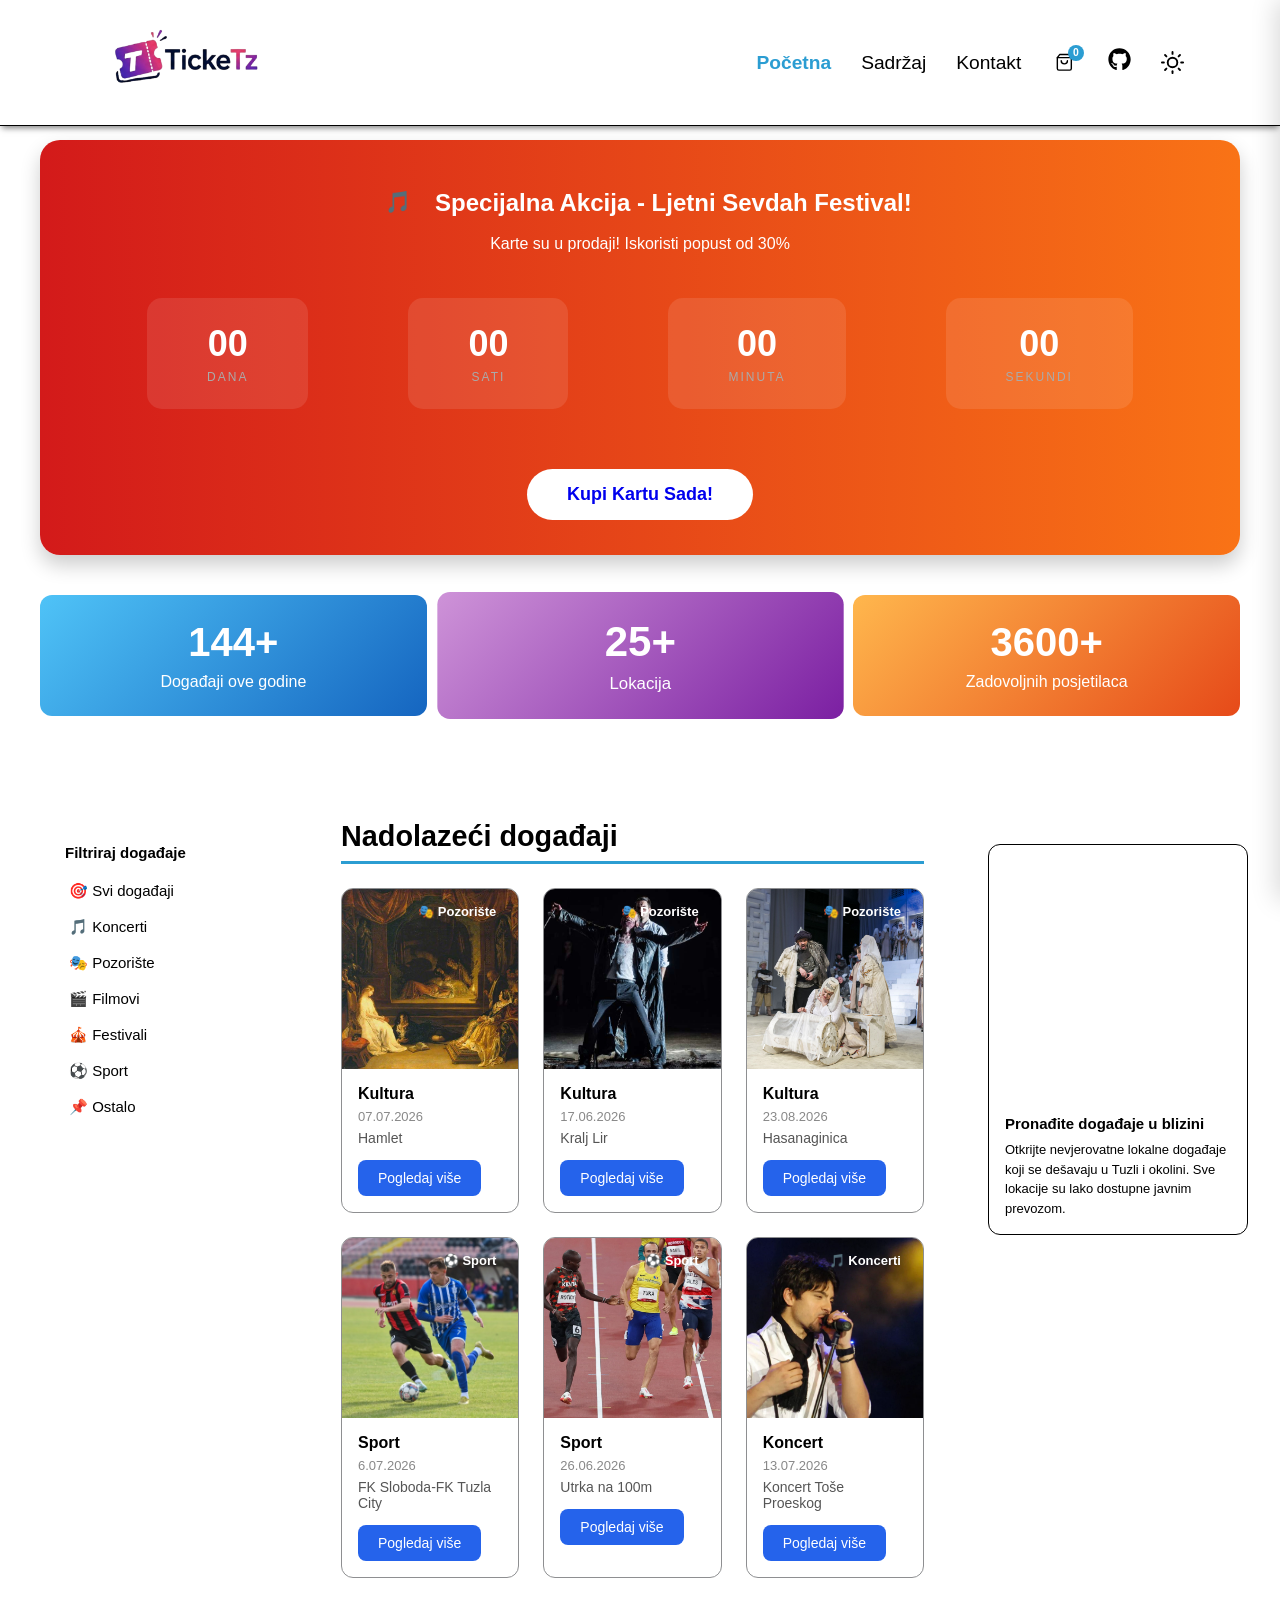
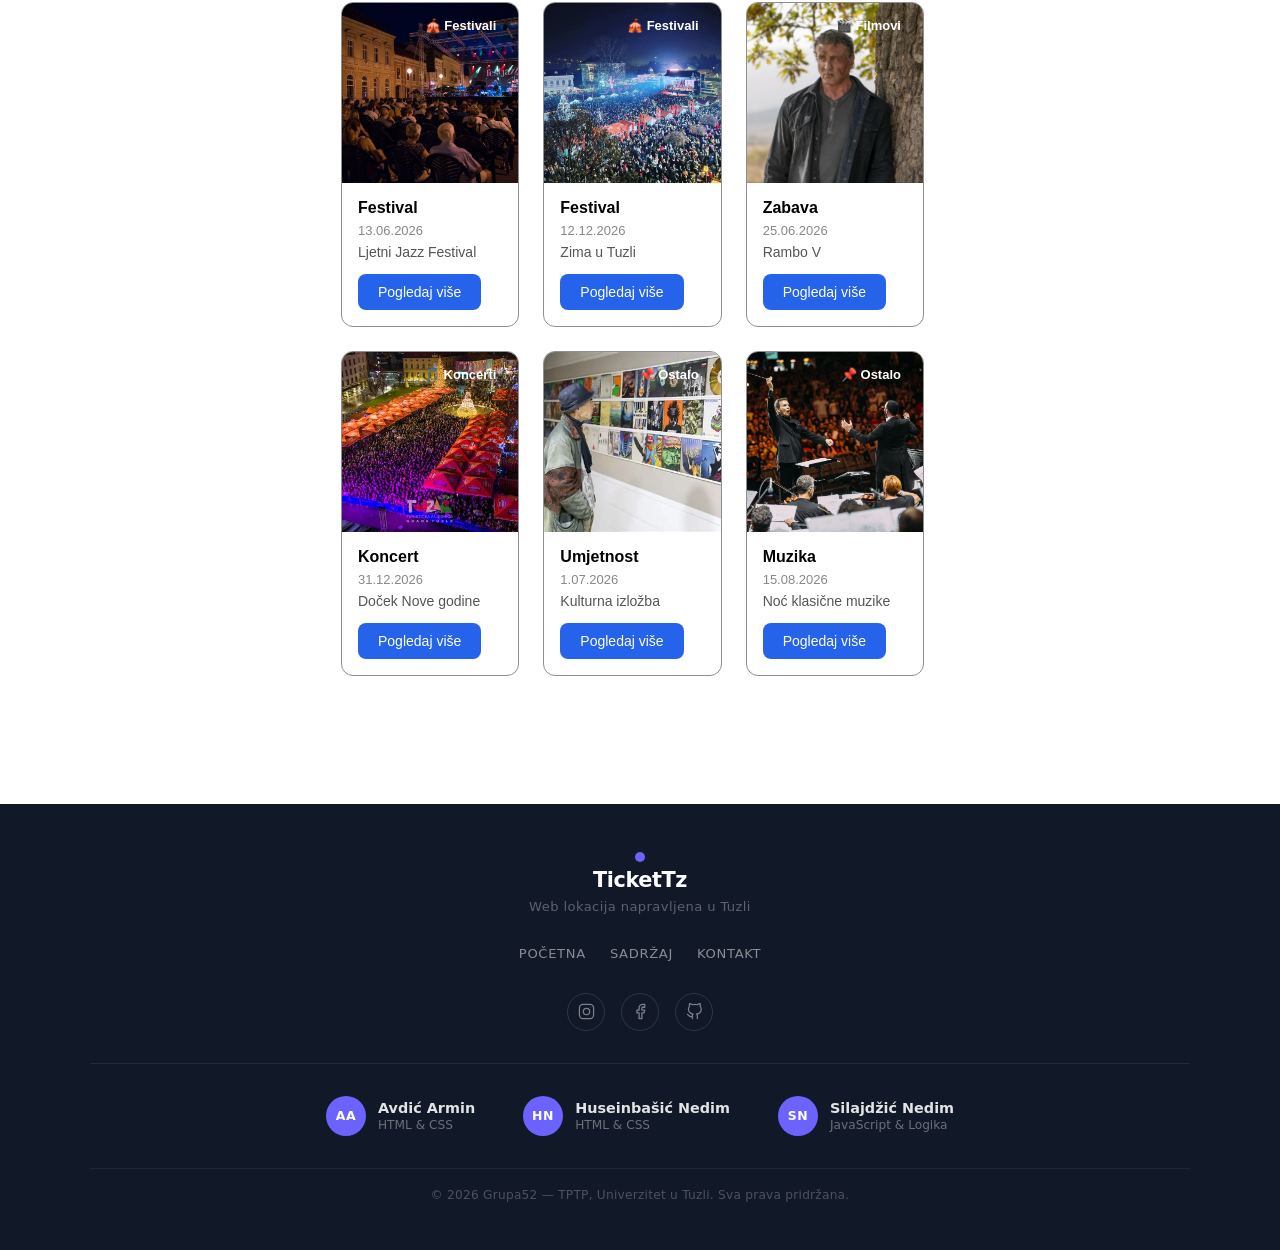
<file: index.html>
<!DOCTYPE html>
<html lang="bs">
<head>
    <meta charset="UTF-8">
    <meta name="viewport" content="width=device-width, initial-scale=1.0">
    <title>TickeTz</title>
    <link rel="stylesheet" href="tptpstil/tptpstil.css">
     <link rel="icon" href="images/logo.png">
    <script src="tptpskripta/tptpskripte.js" defer></script>

</head>

<body>

<header><!-- Zaglavlje stranice – sadrži navigaciju -->
    
    <nav class="nav"><!-- Glavna navigacijska traka -->

   <div class="logo"><!-- Logo sa lijeve stran navbara -->
        <a href="index.html">
          <img src="images/svjetli-logo.png" alt="Logo" id="logo">
        </a>
      </div>

     <!-- Mobilni desni dio korpa+hamburger   -->
      <div class="mob-desno">
        <button class="korpa-dugme" id="korpa-toggle">
          <svg xmlns="http://www.w3.org/2000/svg" viewBox="0 0 24 24" fill="none" 
               stroke="currentColor" stroke-width="1.8" stroke-linecap="round" stroke-linejoin="round">
            <path d="M6 2 3 6v14a2 2 0 0 0 2 2h14a2 2 0 0 0 2-2V6l-3-4z"/>
            <line x1="3" y1="6" x2="21" y2="6"/>
            <path d="M16 10a4 4 0 0 1-8 0"/>
          </svg>
          <span class="korpa-broj" id="korpa-broj">0</span>
        </button>

        <button class="hamburger" id="hamburger">
          <span></span>
          <span></span>
          <span></span>
        </button>
      </div>

      <!--  Deskrop nav linkovi -->
      <ul class="nav2" id="nav2">
        <li><a href="Index.html" class="aktivna">Početna</a></li>
        <li><a href="Sadrzaj.html">Sadržaj</a></li>
        <li><a href="Kontakt.html">Kontakt</a></li>
         
     <!-- Desktop korpa -->
        <li class="korpa">
          <button class="korpa-dugme" id="korpa-toggle-desktop">
            <svg xmlns="http://www.w3.org/2000/svg" viewBox="0 0 24 24" fill="none" 
                 stroke="currentColor" stroke-width="1.8" stroke-linecap="round" stroke-linejoin="round">
              <path d="M6 2 3 6v14a2 2 0 0 0 2 2h14a2 2 0 0 0 2-2V6l-3-4z"/>
              <line x1="3" y1="6" x2="21" y2="6"/>
              <path d="M16 10a4 4 0 0 1-8 0"/>
            </svg>
            <span class="korpa-broj" id="korpa-broj-desktop">0</span>
          </button>
        </li>

<!-- GitHub ikona -->
        <li class="github-icon">
          <a href="https://github.com/arminavdic1-ctrl/Grupa52-TPTP-2026" target="_blank">
            <svg xmlns="http://www.w3.org/2000/svg" viewBox="0 0 512 512">
              <path d="M173.9 397.4c0 2-2.3 3.6-5.2 3.6-3.3 .3-5.6-1.3-5.6-3.6 0-2 2.3-3.6 5.2-3.6 3-.3 5.6 1.3 5.6 3.6zm-31.1-4.5c-.7 2 1.3 4.3 4.3 4.9 2.6 1 5.6 0 6.2-2s-1.3-4.3-4.3-5.2c-2.6-.7-5.5 .3-6.2 2.3zm44.2-1.7c-2.9 .7-4.9 2.6-4.6 4.9 .3 2 2.9 3.3 5.9 2.6 2.9-.7 4.9-2.6 4.6-4.6-.3-1.9-3-3.2-5.9-2.9zM252.8 8c-138.7 0-244.8 105.3-244.8 244 0 110.9 69.8 205.8 169.5 239.2 12.8 2.3 17.3-5.6 17.3-12.1 0-6.2-.3-40.4-.3-61.4 0 0-70 15-84.7-29.8 0 0-11.4-29.1-27.8-36.6 0 0-22.9-15.7 1.6-15.4 0 0 24.9 2 38.6 25.8 21.9 38.6 58.6 27.5 72.9 20.9 2.3-16 8.8-27.1 16-33.7-55.9-6.2-112.3-14.3-112.3-110.5 0-27.5 7.6-41.3 23.6-58.9-2.6-6.5-11.1-33.3 2.6-67.9 20.9-6.5 69 27 69 27 20-5.6 41.5-8.5 62.8-8.5s42.8 2.9 62.8 8.5c0 0 48.1-33.6 69-27 13.7 34.7 5.2 61.4 2.6 67.9 16 17.7 25.8 31.5 25.8 58.9 0 96.5-58.9 104.2-114.8 110.5 9.2 7.9 17 22.9 17 46.4 0 33.7-.3 75.4-.3 83.6 0 6.5 4.6 14.4 17.3 12.1 100-33.2 167.8-128.1 167.8-239 0-138.7-112.5-244-251.2-244zM105.2 352.9c-1.3 1-1 3.3 .7 5.2 1.6 1.6 3.9 2.3 5.2 1 1.3-1 1-3.3-.7-5.2-1.6-1.6-3.9-2.3-5.2-1zm-10.8-8.1c-.7 1.3 .3 2.9 2.3 3.9 1.6 1 3.6 .7 4.3-.7 .7-1.3-.3-2.9-2.3-3.9-2-.6-3.6-.3-4.3 .7zm32.4 35.6c-1.6 1.3-1 4.3 1.3 6.2 2.3 2.3 5.2 2.6 6.5 1 1.3-1.3 .7-4.3-1.3-6.2-2.2-2.3-5.2-2.6-6.5-1zm-11.4-14.7c-1.6 1-1.6 3.6 0 5.9s4.3 3.3 5.6 2.3c1.6-1.3 1.6-3.9 0-6.2-1.4-2.3-4-3.3-5.6-2z"/>
            </svg>
          </a>
        </li>

        <!-- Dark mode toggle-->
        <li>
          <label class="dark-mode-label" for="dark-mode-toggle">
            <input type="checkbox" id="dark-mode-toggle">
            <svg viewBox="0 0 24 24" xmlns="http://www.w3.org/2000/svg">
              <path class="moon-path" d="M21 12.79A9 9 0 1 1 11.21 3 7 7 0 0 0 21 12.79z"/>
              <circle class="sun-circle" cx="12" cy="12" r="5"/>
              <g class="sun-rays">
                <line x1="12" y1="1" x2="12" y2="3"/>
                <line x1="12" y1="21" x2="12" y2="23"/>
                <line x1="4.22" y1="4.22" x2="5.64" y2="5.64"/>
                <line x1="18.36" y1="18.36" x2="19.78" y2="19.78"/>
                <line x1="1" y1="12" x2="3" y2="12"/>
                <line x1="21" y1="12" x2="23" y2="12"/>
                <line x1="4.22" y1="19.78" x2="5.64" y2="18.36"/>
                <line x1="18.36" y1="5.64" x2="19.78" y2="4.22"/>
              </g>
            </svg>
          </label>
        </li>
      </ul>

      <div class="mob-overlay" id="mob-overlay"></div>

     <!-- Mobilni meni (otvara se klikom na hamburger)-->
      <div class="mob-meni" id="mob-meni">
        <a href="Index.html">Početna</a>
        <a href="Sadrzaj.html">Sadržaj</a>
        <a href="Kontakt.html">Kontakt</a>
         <a href="https://github.com/arminavdic1-ctrl/Grupa52-TPTP-2026" target="_blank" class="mob-github">
    <svg xmlns="http://www.w3.org/2000/svg" viewBox="0 0 512 512" width="18" height="18" style="fill:currentColor; vertical-align:middle; margin-right:8px;">
      <path d="M173.9 397.4c0 2-2.3 3.6-5.2 3.6-3.3 .3-5.6-1.3-5.6-3.6 0-2 2.3-3.6 5.2-3.6 3-.3 5.6 1.3 5.6 3.6zm-31.1-4.5c-.7 2 1.3 4.3 4.3 4.9 2.6 1 5.6 0 6.2-2s-1.3-4.3-4.3-5.2c-2.6-.7-5.5 .3-6.2 2.3zm44.2-1.7c-2.9 .7-4.9 2.6-4.6 4.9 .3 2 2.9 3.3 5.9 2.6 2.9-.7 4.9-2.6 4.6-4.6-.3-1.9-3-3.2-5.9-2.9zM252.8 8c-138.7 0-244.8 105.3-244.8 244 0 110.9 69.8 205.8 169.5 239.2 12.8 2.3 17.3-5.6 17.3-12.1 0-6.2-.3-40.4-.3-61.4 0 0-70 15-84.7-29.8 0 0-11.4-29.1-27.8-36.6 0 0-22.9-15.7 1.6-15.4 0 0 24.9 2 38.6 25.8 21.9 38.6 58.6 27.5 72.9 20.9 2.3-16 8.8-27.1 16-33.7-55.9-6.2-112.3-14.3-112.3-110.5 0-27.5 7.6-41.3 23.6-58.9-2.6-6.5-11.1-33.3 2.6-67.9 20.9-6.5 69 27 69 27 20-5.6 41.5-8.5 62.8-8.5s42.8 2.9 62.8 8.5c0 0 48.1-33.6 69-27 13.7 34.7 5.2 61.4 2.6 67.9 16 17.7 25.8 31.5 25.8 58.9 0 96.5-58.9 104.2-114.8 110.5 9.2 7.9 17 22.9 17 46.4 0 33.7-.3 75.4-.3 83.6 0 6.5 4.6 14.4 17.3 12.1 100-33.2 167.8-128.1 167.8-239 0-138.7-112.5-244-251.2-244zM105.2 352.9c-1.3 1-1 3.3 .7 5.2 1.6 1.6 3.9 2.3 5.2 1 1.3-1 1-3.3-.7-5.2-1.6-1.6-3.9-2.3-5.2-1zm-10.8-8.1c-.7 1.3 .3 2.9 2.3 3.9 1.6 1 3.6 .7 4.3-.7 .7-1.3-.3-2.9-2.3-3.9-2-.6-3.6-.3-4.3 .7zm32.4 35.6c-1.6 1.3-1 4.3 1.3 6.2 2.3 2.3 5.2 2.6 6.5 1 1.3-1.3 .7-4.3-1.3-6.2-2.2-2.3-5.2-2.6-6.5-1zm-11.4-14.7c-1.6 1-1.6 3.6 0 5.9s4.3 3.3 5.6 2.3c1.6-1.3 1.6-3.9 0-6.2-1.4-2.3-4-3.3-5.6-2z"/>
    </svg>
  </a>
        <div class="mob-meni-dark">
          <label class="dark-mode-label" for="dark-mode-toggle-mob">
            <input type="checkbox" id="dark-mode-toggle-mob">
            <svg viewBox="0 0 24 24" xmlns="http://www.w3.org/2000/svg">
              <path class="moon-path" d="M21 12.79A9 9 0 1 1 11.21 3 7 7 0 0 0 21 12.79z"/>
              <circle class="sun-circle" cx="12" cy="12" r="5"/>
              <g class="sun-rays">
                <line x1="12" y1="1" x2="12" y2="3"/>
                <line x1="12" y1="21" x2="12" y2="23"/>
                <line x1="4.22" y1="4.22" x2="5.64" y2="5.64"/>
                <line x1="18.36" y1="18.36" x2="19.78" y2="19.78"/>
                <line x1="1" y1="12" x2="3" y2="12"/>
                <line x1="21" y1="12" x2="23" y2="12"/>
                <line x1="4.22" y1="19.78" x2="5.64" y2="18.36"/>
                <line x1="18.36" y1="5.64" x2="19.78" y2="4.22"/>
              </g>
            </svg>
          </label>
        </div>
      </div>
  </nav>
</header>

<!-- Promo baner interkativna sekcija brojac-->
  <section class="interaktivno">
        <h2><svg class="animirani-svg" viewBox="0 0 100 100" xmlns="http://www.w3.org/2000/svg">
    <text x="50" y="57" text-anchor="middle" font-size="35">🎵</text>
  </svg> 
         Specijalna Akcija - Ljetni Sevdah Festival!</h2>

        <p>Karte su u prodaji! Iskoristi popust od 30%</p>

        <!-- Odobrojavanje (JS osvježava ove vrijednosti svakih 1 sekundu) -->
        <div class="countdown">
            <div class="vrijeme">
                <span id="dani">69</span>
                <p>DANA</p>
            </div>
            <div class="vrijeme">
                <span id="sati">33</span>
                <p>SATI</p>
            </div>
            <div class="vrijeme">
                <span id="minute">52</span>
                <p>MINUTA</p>
            </div>
            <div class="vrijeme">
                <span id="sekunde">43</span>
                <p>SEKUNDI</p>
            </div>
        </div>

        <button class="kupi-kartu"><a href="#">  Kupi Kartu Sada!</a></button>
        </section>
 
        <!-- Statistika (3 kartice s brojevima)-->
        <section class="statistika">
<div class="stat-kartica" id="događaja">
  <span class="stat-broj" data-target="150">0+</span>
  <span class="stat-tekst">Događaji ove godine</span>
</div>

 <div class="stat-kartica" id="lokacija">
     <span class="stat-broj" data-target="25">0+</span>
    <span class="stat-tekst">Lokacija</span>
  </div>

  <div class="stat-kartica" id="posjetilaca">
    <span class="stat-broj" data-target="5000">0+</span>
    <span class="stat-tekst">Zadovoljnih posjetilaca</span>
  </div>

        </section>
<!-- Glavni sadrzaj stranice (sidebar + kartice + mapa)  -->
<div class="page-wrapper">
<nav class="side-nav"> <!-- Lijevi NAVBAR – Filter navigacija po kategorijama -->
  <h2 class="side-nav-naslov">Filtriraj događaje</h2>
  <ul>
    <li><a href="#" class="filter-linkova aktivna" data-filter="sve">🎯 Svi događaji</a></li>
    <li><a href="#" class="filter-linkova" data-filter="koncerti">🎵 Koncerti</a></li>
    <li><a href="#" class="filter-linkova" data-filter="pozorište">🎭 Pozorište</a></li>
    <li><a href="#" class="filter-linkova" data-filter="filmovi">🎬 Filmovi</a></li>
    <li><a href="#" class="filter-linkova" data-filter="festivali">🎪 Festivali</a></li>
    <li><a href="#" class="filter-linkova" data-filter="sport">⚽ Sport</a></li>
    <li><a href="#" class="filter-linkova" data-filter="ostalo">📌 Ostalo</a></li>
  </ul>
</nav>

<main>
  <h2 class="naslov-maina">Nadolazeći događaji</h2>
   <section class="kartice-grid" id="kartice-kontejner">
    <template class="template-kartice"><!-- Grid kontejner u koji JS dinamički ubacuje kartice -->
  <article class="kartica">
    <img src="images/sevdah.png" alt="">
    <span class="kategorija-badge">🎵 Koncerti</span> 
    <div class="kartica-info">
      <h3 class="kartica-naslov">Sevdah</h3>
      <p class="kartica-datum">25.11.2026</p>
      <p class="kartica-opis">koncert sevdaha</p>
      <a href="#"><button class="dugme-kartice">Pogledaj više</button></a>
    </div>
  </article>
  </template>
  </article>
  </section>

  

</main>
<aside class="mapa"><!-- Desni aside – Google mapa i tekst -->
      <iframe 
        src="https://www.google.com/maps/embed?pb=!1m18!1m12!1m3!1d45283.87!2d18.6786!3d44.5342!2m3!1f0!2f0!3f0!3m2!1i1024!2i768!4f13.1!3m3!1m2!1s0x475e839c0c2f5555%3A0x400ad50861e0ab0!2sTuzla!5e0!3m2!1sbs!2sba!4v1234567890"
        width="100%" 
        height="250" 
        style="border:0;" 
        allowfullscreen="" 
        loading="lazy" 
        title="Mapa Tuzle">
      </iframe>
      <div class="aside-tekst">
        <h3>Pronađite događaje u blizini</h3>
        <p>Otkrijte nevjerovatne lokalne događaje koji se dešavaju u Tuzli i okolini. Sve lokacije su lako dostupne javnim prevozom.</p>
      </div>
    </aside>
</div><!-- Kraj page-wrapper -->

<!-- Footer sekcija-->
<footer class="sajt-footer">
  <div class="footer-inner">
 
    <div class="footer-brand">
      <span class="footer-logo-dot"></span>
      <span class="footer-logo-name">TicketTz</span>
      <p class="footer-tagline">Web lokacija napravljena u Tuzli</p>
    </div>
 
    <nav class="footer-links">
      <a href="Index.html">Početna</a>
      <a href="Sadrzaj.html">Sadržaj</a>
      <a href="Kontakt.html">Kontakt</a>
    </nav>
 
    <div class="footer-social">
      <a href="https://instagram.com" target="_blank" rel="noopener">
        <svg xmlns="http://www.w3.org/2000/svg" viewBox="0 0 24 24" fill="none" stroke="currentColor" stroke-width="1.8" stroke-linecap="round" stroke-linejoin="round"><rect x="2" y="2" width="20" height="20" rx="5"/><circle cx="12" cy="12" r="4.5"/><circle cx="17.5" cy="6.5" r="0.5" fill="currentColor" stroke="none"/></svg>
      </a>
      <a href="https://facebook.com" target="_blank" rel="noopener" >
        <svg xmlns="http://www.w3.org/2000/svg" viewBox="0 0 24 24" fill="none" stroke="currentColor" stroke-width="1.8" stroke-linecap="round" stroke-linejoin="round"><path d="M18 2h-3a5 5 0 0 0-5 5v3H7v4h3v8h4v-8h3l1-4h-4V7a1 1 0 0 1 1-1h3z"/></svg>
      </a>
      <a href="https://github.com/arminavdic1-ctrl/Grupa52-TPTP-2026" target="_blank" rel="noopener">
        <svg xmlns="http://www.w3.org/2000/svg" viewBox="0 0 24 24" fill="none" stroke="currentColor" stroke-width="1.8" stroke-linecap="round" stroke-linejoin="round"><path d="M9 19c-5 1.5-5-2.5-7-3m14 6v-3.87a3.37 3.37 0 0 0-.94-2.61c3.14-.35 6.44-1.54 6.44-7A5.44 5.44 0 0 0 20 4.77 5.07 5.07 0 0 0 19.91 1S18.73.65 16 2.48a13.38 13.38 0 0 0-7 0C6.27.65 5.09 1 5.09 1A5.07 5.07 0 0 0 5 4.77a5.44 5.44 0 0 0-1.5 3.78c0 5.42 3.3 6.61 6.44 7A3.37 3.37 0 0 0 9 18.13V22"/></svg>
      </a>
    </div>
 
    <div class="footer-divider"></div>
 
    <div class="footer-authors">
      <div class="footer-author">
        <span class="author-initials">AA</span>
        <div>
          <p class="author-name">Avdić Armin</p>
          <p class="author-role">HTML &amp; CSS</p>
        </div>
      </div>
      <div class="footer-author">
        <span class="author-initials">HN</span>
        <div>
          <p class="author-name">Huseinbašić Nedim</p>
          <p class="author-role">HTML &amp; CSS</p>
        </div>
      </div>
      <div class="footer-author">
        <span class="author-initials">SN</span>
        <div>
          <p class="author-name">Silajdžić Nedim</p>
          <p class="author-role">JavaScript &amp; Logika</p>
        </div>
      </div>
    </div>
 
    <p class="footer-copy">&copy; 2026 Grupa52 &mdash; TPTP, Univerzitet u Tuzli. Sva prava pridržana.</p>
 
  </div>
</footer>

<!-- Korpa panel (slideout sa desne strane)-->
<div class="korpa-overlay" id="korpa-overlay"></div>

<aside class="korpa-panel" id="korpa-panel">
  <div class="korpa-header">
    <h2>Vaša korpa</h2>
    <button class="korpa-zatvori" id="korpa-zatvori">
      <svg xmlns="http://www.w3.org/2000/svg" viewBox="0 0 24 24" fill="none"
           stroke="currentColor" stroke-width="2" stroke-linecap="round">
        <line x1="18" y1="6" x2="6" y2="18"/>
        <line x1="6" y1="6" x2="18" y2="18"/>
      </svg>
    </button>
  </div>

  <ul class="korpa-lista" id="korpa-lista">

    <li class="korpa-prazna">Korpa je prazna.</li>
  </ul>

  <div class="korpa-footer">
    <div class="korpa-ukupno">
      Ukupno: <strong id="korpa-ukupno">0,00 KM</strong>
    </div>
    <a href="Kontakt.html" class="korpa-kupi">Naruči</a>
  </div>
</aside>
</body>
</html>
</file>
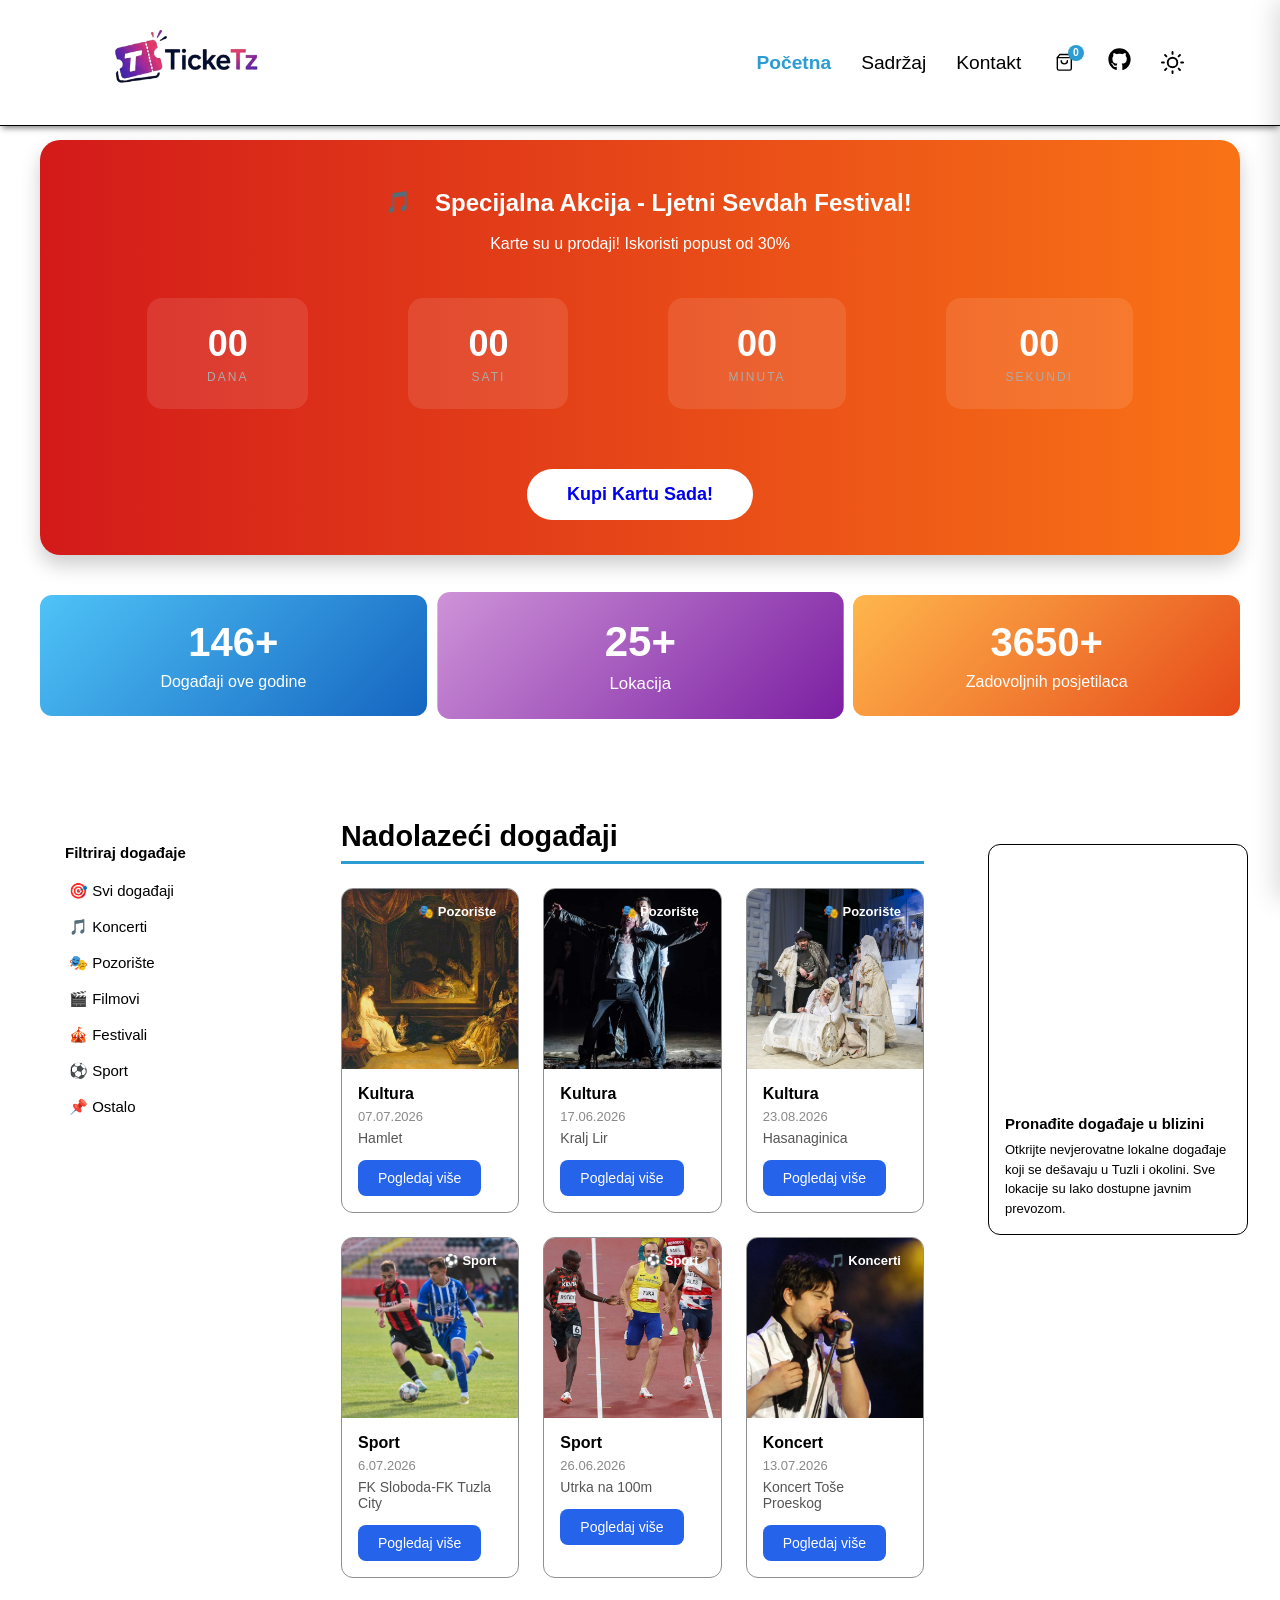
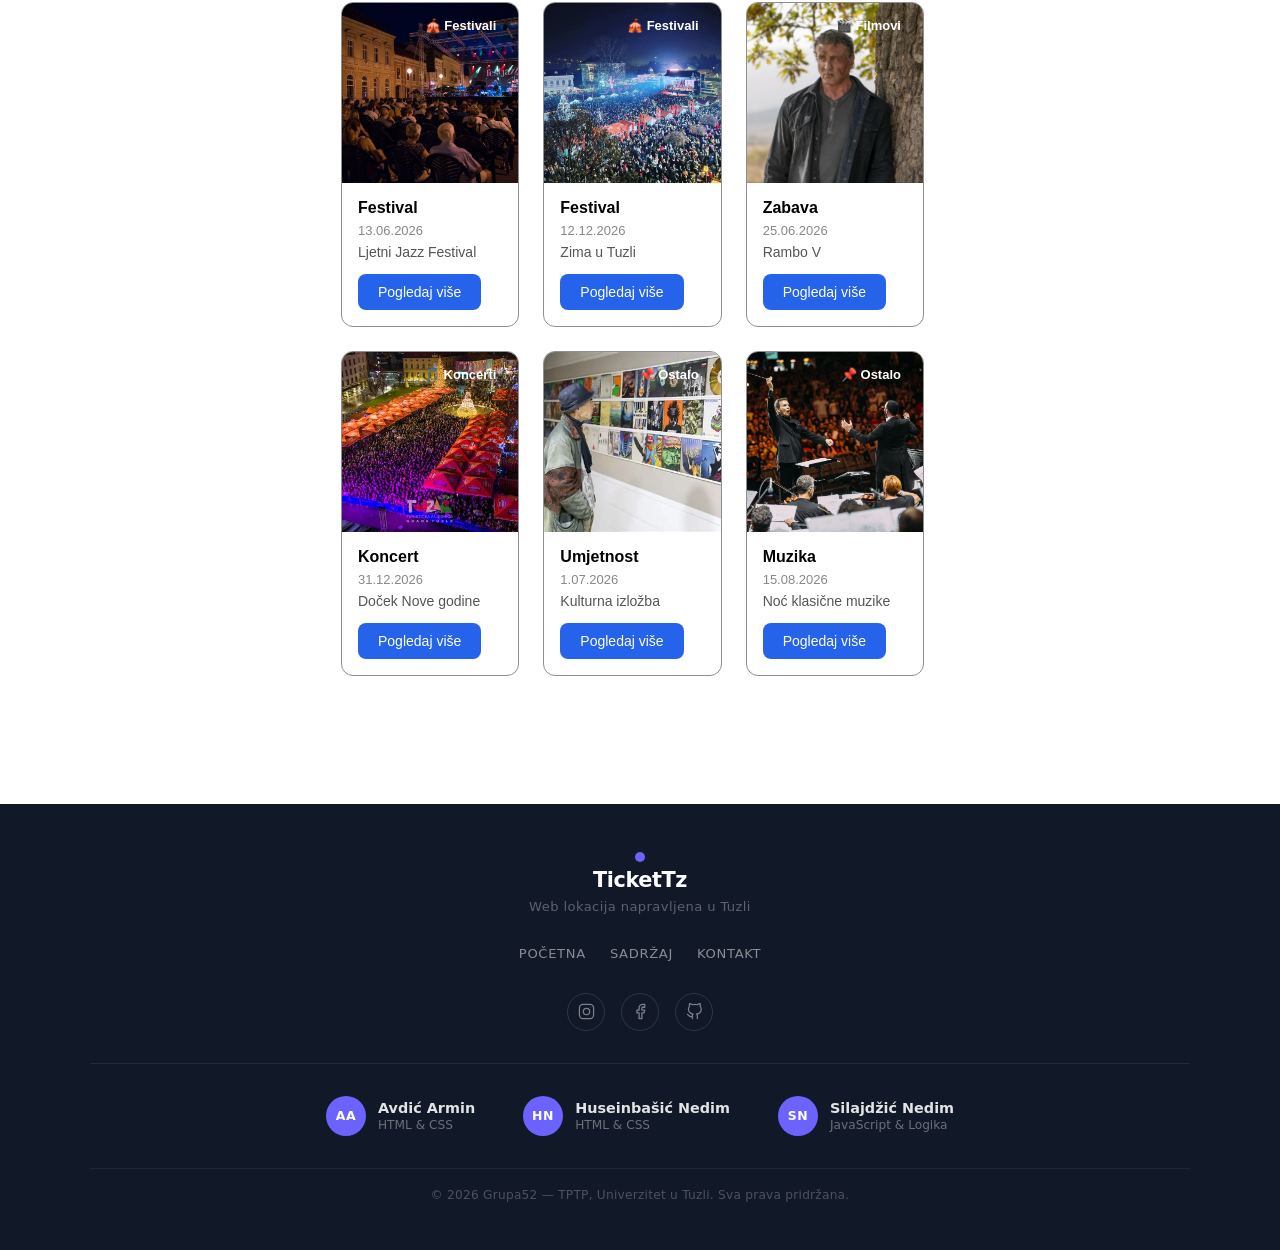
<file: Index.html>
<!DOCTYPE html>
<html lang="bs">
<head>
    <meta charset="UTF-8">
    <meta name="viewport" content="width=device-width, initial-scale=1.0">
    <title>TickeTz</title>
    <link rel="stylesheet" href="tptpstil/tptpstil.css">
     <link rel="icon" href="images/logo.png">
    <script src="tptpskripta/tptpskripte.js" defer></script>

</head>

<body>

<header><!-- Zaglavlje stranice – sadrži navigaciju -->
    
    <nav class="nav"><!-- Glavna navigacijska traka -->

   <div class="logo"><!-- Logo sa lijeve stran navbara -->
        <a href="index.html">
          <img src="images/svjetli-logo.png" alt="Logo" id="logo">
        </a>
      </div>

     <!-- Mobilni desni dio korpa+hamburger   -->
      <div class="mob-desno">
        <button class="korpa-dugme" id="korpa-toggle">
          <svg xmlns="http://www.w3.org/2000/svg" viewBox="0 0 24 24" fill="none" 
               stroke="currentColor" stroke-width="1.8" stroke-linecap="round" stroke-linejoin="round">
            <path d="M6 2 3 6v14a2 2 0 0 0 2 2h14a2 2 0 0 0 2-2V6l-3-4z"/>
            <line x1="3" y1="6" x2="21" y2="6"/>
            <path d="M16 10a4 4 0 0 1-8 0"/>
          </svg>
          <span class="korpa-broj" id="korpa-broj">0</span>
        </button>

        <button class="hamburger" id="hamburger">
          <span></span>
          <span></span>
          <span></span>
        </button>
      </div>

      <!--  Deskrop nav linkovi -->
      <ul class="nav2" id="nav2">
        <li><a href="Index.html" class="aktivna">Početna</a></li>
        <li><a href="Sadrzaj.html">Sadržaj</a></li>
        <li><a href="Kontakt.html">Kontakt</a></li>
         
     <!-- Desktop korpa -->
        <li class="korpa">
          <button class="korpa-dugme" id="korpa-toggle-desktop">
            <svg xmlns="http://www.w3.org/2000/svg" viewBox="0 0 24 24" fill="none" 
                 stroke="currentColor" stroke-width="1.8" stroke-linecap="round" stroke-linejoin="round">
              <path d="M6 2 3 6v14a2 2 0 0 0 2 2h14a2 2 0 0 0 2-2V6l-3-4z"/>
              <line x1="3" y1="6" x2="21" y2="6"/>
              <path d="M16 10a4 4 0 0 1-8 0"/>
            </svg>
            <span class="korpa-broj" id="korpa-broj-desktop">0</span>
          </button>
        </li>

<!-- GitHub ikona -->
        <li class="github-icon">
          <a href="https://github.com/arminavdic1-ctrl/Grupa52-TPTP-2026" target="_blank">
            <svg xmlns="http://www.w3.org/2000/svg" viewBox="0 0 512 512">
              <path d="M173.9 397.4c0 2-2.3 3.6-5.2 3.6-3.3 .3-5.6-1.3-5.6-3.6 0-2 2.3-3.6 5.2-3.6 3-.3 5.6 1.3 5.6 3.6zm-31.1-4.5c-.7 2 1.3 4.3 4.3 4.9 2.6 1 5.6 0 6.2-2s-1.3-4.3-4.3-5.2c-2.6-.7-5.5 .3-6.2 2.3zm44.2-1.7c-2.9 .7-4.9 2.6-4.6 4.9 .3 2 2.9 3.3 5.9 2.6 2.9-.7 4.9-2.6 4.6-4.6-.3-1.9-3-3.2-5.9-2.9zM252.8 8c-138.7 0-244.8 105.3-244.8 244 0 110.9 69.8 205.8 169.5 239.2 12.8 2.3 17.3-5.6 17.3-12.1 0-6.2-.3-40.4-.3-61.4 0 0-70 15-84.7-29.8 0 0-11.4-29.1-27.8-36.6 0 0-22.9-15.7 1.6-15.4 0 0 24.9 2 38.6 25.8 21.9 38.6 58.6 27.5 72.9 20.9 2.3-16 8.8-27.1 16-33.7-55.9-6.2-112.3-14.3-112.3-110.5 0-27.5 7.6-41.3 23.6-58.9-2.6-6.5-11.1-33.3 2.6-67.9 20.9-6.5 69 27 69 27 20-5.6 41.5-8.5 62.8-8.5s42.8 2.9 62.8 8.5c0 0 48.1-33.6 69-27 13.7 34.7 5.2 61.4 2.6 67.9 16 17.7 25.8 31.5 25.8 58.9 0 96.5-58.9 104.2-114.8 110.5 9.2 7.9 17 22.9 17 46.4 0 33.7-.3 75.4-.3 83.6 0 6.5 4.6 14.4 17.3 12.1 100-33.2 167.8-128.1 167.8-239 0-138.7-112.5-244-251.2-244zM105.2 352.9c-1.3 1-1 3.3 .7 5.2 1.6 1.6 3.9 2.3 5.2 1 1.3-1 1-3.3-.7-5.2-1.6-1.6-3.9-2.3-5.2-1zm-10.8-8.1c-.7 1.3 .3 2.9 2.3 3.9 1.6 1 3.6 .7 4.3-.7 .7-1.3-.3-2.9-2.3-3.9-2-.6-3.6-.3-4.3 .7zm32.4 35.6c-1.6 1.3-1 4.3 1.3 6.2 2.3 2.3 5.2 2.6 6.5 1 1.3-1.3 .7-4.3-1.3-6.2-2.2-2.3-5.2-2.6-6.5-1zm-11.4-14.7c-1.6 1-1.6 3.6 0 5.9s4.3 3.3 5.6 2.3c1.6-1.3 1.6-3.9 0-6.2-1.4-2.3-4-3.3-5.6-2z"/>
            </svg>
          </a>
        </li>

        <!-- Dark mode toggle-->
        <li>
          <label class="dark-mode-label" for="dark-mode-toggle">
            <input type="checkbox" id="dark-mode-toggle">
            <svg viewBox="0 0 24 24" xmlns="http://www.w3.org/2000/svg">
              <path class="moon-path" d="M21 12.79A9 9 0 1 1 11.21 3 7 7 0 0 0 21 12.79z"/>
              <circle class="sun-circle" cx="12" cy="12" r="5"/>
              <g class="sun-rays">
                <line x1="12" y1="1" x2="12" y2="3"/>
                <line x1="12" y1="21" x2="12" y2="23"/>
                <line x1="4.22" y1="4.22" x2="5.64" y2="5.64"/>
                <line x1="18.36" y1="18.36" x2="19.78" y2="19.78"/>
                <line x1="1" y1="12" x2="3" y2="12"/>
                <line x1="21" y1="12" x2="23" y2="12"/>
                <line x1="4.22" y1="19.78" x2="5.64" y2="18.36"/>
                <line x1="18.36" y1="5.64" x2="19.78" y2="4.22"/>
              </g>
            </svg>
          </label>
        </li>
      </ul>

      <div class="mob-overlay" id="mob-overlay"></div>

     <!-- Mobilni meni (otvara se klikom na hamburger)-->
      <div class="mob-meni" id="mob-meni">
        <a href="Index.html">Početna</a>
        <a href="Sadrzaj.html">Sadržaj</a>
        <a href="Kontakt.html">Kontakt</a>
         <a href="https://github.com/arminavdic1-ctrl/Grupa52-TPTP-2026" target="_blank" class="mob-github">
    <svg xmlns="http://www.w3.org/2000/svg" viewBox="0 0 512 512" width="18" height="18" style="fill:currentColor; vertical-align:middle; margin-right:8px;">
      <path d="M173.9 397.4c0 2-2.3 3.6-5.2 3.6-3.3 .3-5.6-1.3-5.6-3.6 0-2 2.3-3.6 5.2-3.6 3-.3 5.6 1.3 5.6 3.6zm-31.1-4.5c-.7 2 1.3 4.3 4.3 4.9 2.6 1 5.6 0 6.2-2s-1.3-4.3-4.3-5.2c-2.6-.7-5.5 .3-6.2 2.3zm44.2-1.7c-2.9 .7-4.9 2.6-4.6 4.9 .3 2 2.9 3.3 5.9 2.6 2.9-.7 4.9-2.6 4.6-4.6-.3-1.9-3-3.2-5.9-2.9zM252.8 8c-138.7 0-244.8 105.3-244.8 244 0 110.9 69.8 205.8 169.5 239.2 12.8 2.3 17.3-5.6 17.3-12.1 0-6.2-.3-40.4-.3-61.4 0 0-70 15-84.7-29.8 0 0-11.4-29.1-27.8-36.6 0 0-22.9-15.7 1.6-15.4 0 0 24.9 2 38.6 25.8 21.9 38.6 58.6 27.5 72.9 20.9 2.3-16 8.8-27.1 16-33.7-55.9-6.2-112.3-14.3-112.3-110.5 0-27.5 7.6-41.3 23.6-58.9-2.6-6.5-11.1-33.3 2.6-67.9 20.9-6.5 69 27 69 27 20-5.6 41.5-8.5 62.8-8.5s42.8 2.9 62.8 8.5c0 0 48.1-33.6 69-27 13.7 34.7 5.2 61.4 2.6 67.9 16 17.7 25.8 31.5 25.8 58.9 0 96.5-58.9 104.2-114.8 110.5 9.2 7.9 17 22.9 17 46.4 0 33.7-.3 75.4-.3 83.6 0 6.5 4.6 14.4 17.3 12.1 100-33.2 167.8-128.1 167.8-239 0-138.7-112.5-244-251.2-244zM105.2 352.9c-1.3 1-1 3.3 .7 5.2 1.6 1.6 3.9 2.3 5.2 1 1.3-1 1-3.3-.7-5.2-1.6-1.6-3.9-2.3-5.2-1zm-10.8-8.1c-.7 1.3 .3 2.9 2.3 3.9 1.6 1 3.6 .7 4.3-.7 .7-1.3-.3-2.9-2.3-3.9-2-.6-3.6-.3-4.3 .7zm32.4 35.6c-1.6 1.3-1 4.3 1.3 6.2 2.3 2.3 5.2 2.6 6.5 1 1.3-1.3 .7-4.3-1.3-6.2-2.2-2.3-5.2-2.6-6.5-1zm-11.4-14.7c-1.6 1-1.6 3.6 0 5.9s4.3 3.3 5.6 2.3c1.6-1.3 1.6-3.9 0-6.2-1.4-2.3-4-3.3-5.6-2z"/>
    </svg>
  </a>
        <div class="mob-meni-dark">
          <label class="dark-mode-label" for="dark-mode-toggle-mob">
            <input type="checkbox" id="dark-mode-toggle-mob">
            <svg viewBox="0 0 24 24" xmlns="http://www.w3.org/2000/svg">
              <path class="moon-path" d="M21 12.79A9 9 0 1 1 11.21 3 7 7 0 0 0 21 12.79z"/>
              <circle class="sun-circle" cx="12" cy="12" r="5"/>
              <g class="sun-rays">
                <line x1="12" y1="1" x2="12" y2="3"/>
                <line x1="12" y1="21" x2="12" y2="23"/>
                <line x1="4.22" y1="4.22" x2="5.64" y2="5.64"/>
                <line x1="18.36" y1="18.36" x2="19.78" y2="19.78"/>
                <line x1="1" y1="12" x2="3" y2="12"/>
                <line x1="21" y1="12" x2="23" y2="12"/>
                <line x1="4.22" y1="19.78" x2="5.64" y2="18.36"/>
                <line x1="18.36" y1="5.64" x2="19.78" y2="4.22"/>
              </g>
            </svg>
          </label>
        </div>
      </div>
  </nav>
</header>

<!-- Promo baner interkativna sekcija brojac-->
  <section class="interaktivno">
        <h2><svg class="animirani-svg" viewBox="0 0 100 100" xmlns="http://www.w3.org/2000/svg">
    <text x="50" y="57" text-anchor="middle" font-size="35">🎵</text>
  </svg> 
         Specijalna Akcija - Ljetni Sevdah Festival!</h2>

        <p>Karte su u prodaji! Iskoristi popust od 30%</p>

        <!-- Odobrojavanje (JS osvježava ove vrijednosti svakih 1 sekundu) -->
        <div class="countdown">
            <div class="vrijeme">
                <span id="dani">69</span>
                <p>DANA</p>
            </div>
            <div class="vrijeme">
                <span id="sati">33</span>
                <p>SATI</p>
            </div>
            <div class="vrijeme">
                <span id="minute">52</span>
                <p>MINUTA</p>
            </div>
            <div class="vrijeme">
                <span id="sekunde">43</span>
                <p>SEKUNDI</p>
            </div>
        </div>

        <button class="kupi-kartu"><a href="#">  Kupi Kartu Sada!</a></button>
        </section>
 
        <!-- Statistika (3 kartice s brojevima)-->
        <section class="statistika">
<div class="stat-kartica" id="događaja">
  <span class="stat-broj" data-target="150">0+</span>
  <span class="stat-tekst">Događaji ove godine</span>
</div>

 <div class="stat-kartica" id="lokacija">
     <span class="stat-broj" data-target="25">0+</span>
    <span class="stat-tekst">Lokacija</span>
  </div>

  <div class="stat-kartica" id="posjetilaca">
    <span class="stat-broj" data-target="5000">0+</span>
    <span class="stat-tekst">Zadovoljnih posjetilaca</span>
  </div>

        </section>
<!-- Glavni sadrzaj stranice (sidebar + kartice + mapa)  -->
<div class="page-wrapper">
<nav class="side-nav"> <!-- Lijevi NAVBAR – Filter navigacija po kategorijama -->
  <h2 class="side-nav-naslov">Filtriraj događaje</h2>
  <ul>
    <li><a href="#" class="filter-linkova aktivna" data-filter="sve">🎯 Svi događaji</a></li>
    <li><a href="#" class="filter-linkova" data-filter="koncerti">🎵 Koncerti</a></li>
    <li><a href="#" class="filter-linkova" data-filter="pozorište">🎭 Pozorište</a></li>
    <li><a href="#" class="filter-linkova" data-filter="filmovi">🎬 Filmovi</a></li>
    <li><a href="#" class="filter-linkova" data-filter="festivali">🎪 Festivali</a></li>
    <li><a href="#" class="filter-linkova" data-filter="sport">⚽ Sport</a></li>
    <li><a href="#" class="filter-linkova" data-filter="ostalo">📌 Ostalo</a></li>
  </ul>
</nav>

<main>
  <h2 class="naslov-maina">Nadolazeći događaji</h2>
   <section class="kartice-grid" id="kartice-kontejner">
    <template class="template-kartice"><!-- Grid kontejner u koji JS dinamički ubacuje kartice -->
  <article class="kartica">
    <img src="images/sevdah.png" alt="">
    <span class="kategorija-badge">🎵 Koncerti</span> 
    <div class="kartica-info">
      <h3 class="kartica-naslov">Sevdah</h3>
      <p class="kartica-datum">25.11.2026</p>
      <p class="kartica-opis">koncert sevdaha</p>
      <a href="#"><button class="dugme-kartice">Pogledaj više</button></a>
    </div>
  </article>
  </template>
  </article>
  </section>

  

</main>
<aside class="mapa"><!-- Desni aside – Google mapa i tekst -->
      <iframe 
        src="https://www.google.com/maps/embed?pb=!1m18!1m12!1m3!1d45283.87!2d18.6786!3d44.5342!2m3!1f0!2f0!3f0!3m2!1i1024!2i768!4f13.1!3m3!1m2!1s0x475e839c0c2f5555%3A0x400ad50861e0ab0!2sTuzla!5e0!3m2!1sbs!2sba!4v1234567890"
        width="100%" 
        height="250" 
        style="border:0;" 
        allowfullscreen="" 
        loading="lazy" 
        title="Mapa Tuzle">
      </iframe>
      <div class="aside-tekst">
        <h3>Pronađite događaje u blizini</h3>
        <p>Otkrijte nevjerovatne lokalne događaje koji se dešavaju u Tuzli i okolini. Sve lokacije su lako dostupne javnim prevozom.</p>
      </div>
    </aside>
</div><!-- Kraj page-wrapper -->

<!-- Footer sekcija-->
<footer class="sajt-footer">
  <div class="footer-inner">
 
    <div class="footer-brand">
      <span class="footer-logo-dot"></span>
      <span class="footer-logo-name">TicketTz</span>
      <p class="footer-tagline">Web lokacija napravljena u Tuzli</p>
    </div>
 
    <nav class="footer-links">
      <a href="Index.html">Početna</a>
      <a href="Sadrzaj.html">Sadržaj</a>
      <a href="Kontakt.html">Kontakt</a>
    </nav>
 
    <div class="footer-social">
      <a href="https://instagram.com" target="_blank" rel="noopener">
        <svg xmlns="http://www.w3.org/2000/svg" viewBox="0 0 24 24" fill="none" stroke="currentColor" stroke-width="1.8" stroke-linecap="round" stroke-linejoin="round"><rect x="2" y="2" width="20" height="20" rx="5"/><circle cx="12" cy="12" r="4.5"/><circle cx="17.5" cy="6.5" r="0.5" fill="currentColor" stroke="none"/></svg>
      </a>
      <a href="https://facebook.com" target="_blank" rel="noopener" >
        <svg xmlns="http://www.w3.org/2000/svg" viewBox="0 0 24 24" fill="none" stroke="currentColor" stroke-width="1.8" stroke-linecap="round" stroke-linejoin="round"><path d="M18 2h-3a5 5 0 0 0-5 5v3H7v4h3v8h4v-8h3l1-4h-4V7a1 1 0 0 1 1-1h3z"/></svg>
      </a>
      <a href="https://github.com/arminavdic1-ctrl/Grupa52-TPTP-2026" target="_blank" rel="noopener">
        <svg xmlns="http://www.w3.org/2000/svg" viewBox="0 0 24 24" fill="none" stroke="currentColor" stroke-width="1.8" stroke-linecap="round" stroke-linejoin="round"><path d="M9 19c-5 1.5-5-2.5-7-3m14 6v-3.87a3.37 3.37 0 0 0-.94-2.61c3.14-.35 6.44-1.54 6.44-7A5.44 5.44 0 0 0 20 4.77 5.07 5.07 0 0 0 19.91 1S18.73.65 16 2.48a13.38 13.38 0 0 0-7 0C6.27.65 5.09 1 5.09 1A5.07 5.07 0 0 0 5 4.77a5.44 5.44 0 0 0-1.5 3.78c0 5.42 3.3 6.61 6.44 7A3.37 3.37 0 0 0 9 18.13V22"/></svg>
      </a>
    </div>
 
    <div class="footer-divider"></div>
 
    <div class="footer-authors">
      <div class="footer-author">
        <span class="author-initials">AA</span>
        <div>
          <p class="author-name">Avdić Armin</p>
          <p class="author-role">HTML &amp; CSS</p>
        </div>
      </div>
      <div class="footer-author">
        <span class="author-initials">HN</span>
        <div>
          <p class="author-name">Huseinbašić Nedim</p>
          <p class="author-role">HTML &amp; CSS</p>
        </div>
      </div>
      <div class="footer-author">
        <span class="author-initials">SN</span>
        <div>
          <p class="author-name">Silajdžić Nedim</p>
          <p class="author-role">JavaScript &amp; Logika</p>
        </div>
      </div>
    </div>
 
    <p class="footer-copy">&copy; 2026 Grupa52 &mdash; TPTP, Univerzitet u Tuzli. Sva prava pridržana.</p>
 
  </div>
</footer>

<!-- Korpa panel (slideout sa desne strane)-->
<div class="korpa-overlay" id="korpa-overlay"></div>

<aside class="korpa-panel" id="korpa-panel">
  <div class="korpa-header">
    <h2>Vaša korpa</h2>
    <button class="korpa-zatvori" id="korpa-zatvori">
      <svg xmlns="http://www.w3.org/2000/svg" viewBox="0 0 24 24" fill="none"
           stroke="currentColor" stroke-width="2" stroke-linecap="round">
        <line x1="18" y1="6" x2="6" y2="18"/>
        <line x1="6" y1="6" x2="18" y2="18"/>
      </svg>
    </button>
  </div>

  <ul class="korpa-lista" id="korpa-lista">

    <li class="korpa-stavka">
    <div class="korpa-stavka-info">
      <p class="korpa-stavka-naziv">Sevdah Koncert</p>
      <p class="korpa-stavka-cijena">25,00 KM</p>
    </div>
    <button class="korpa-ukloni" aria-label="Ukloni iz korpe">&times;</button>
  </li>

    <li class="korpa-prazna">Korpa je prazna.</li>
  </ul>

  <div class="korpa-footer">
    <div class="korpa-ukupno">
      Ukupno: <strong id="korpa-ukupno">0,00 KM</strong>
    </div>
    <a href="Kontakt.html" class="korpa-kupi">Naruči</a>
  </div>
</aside>
</body>
</html>
</file>
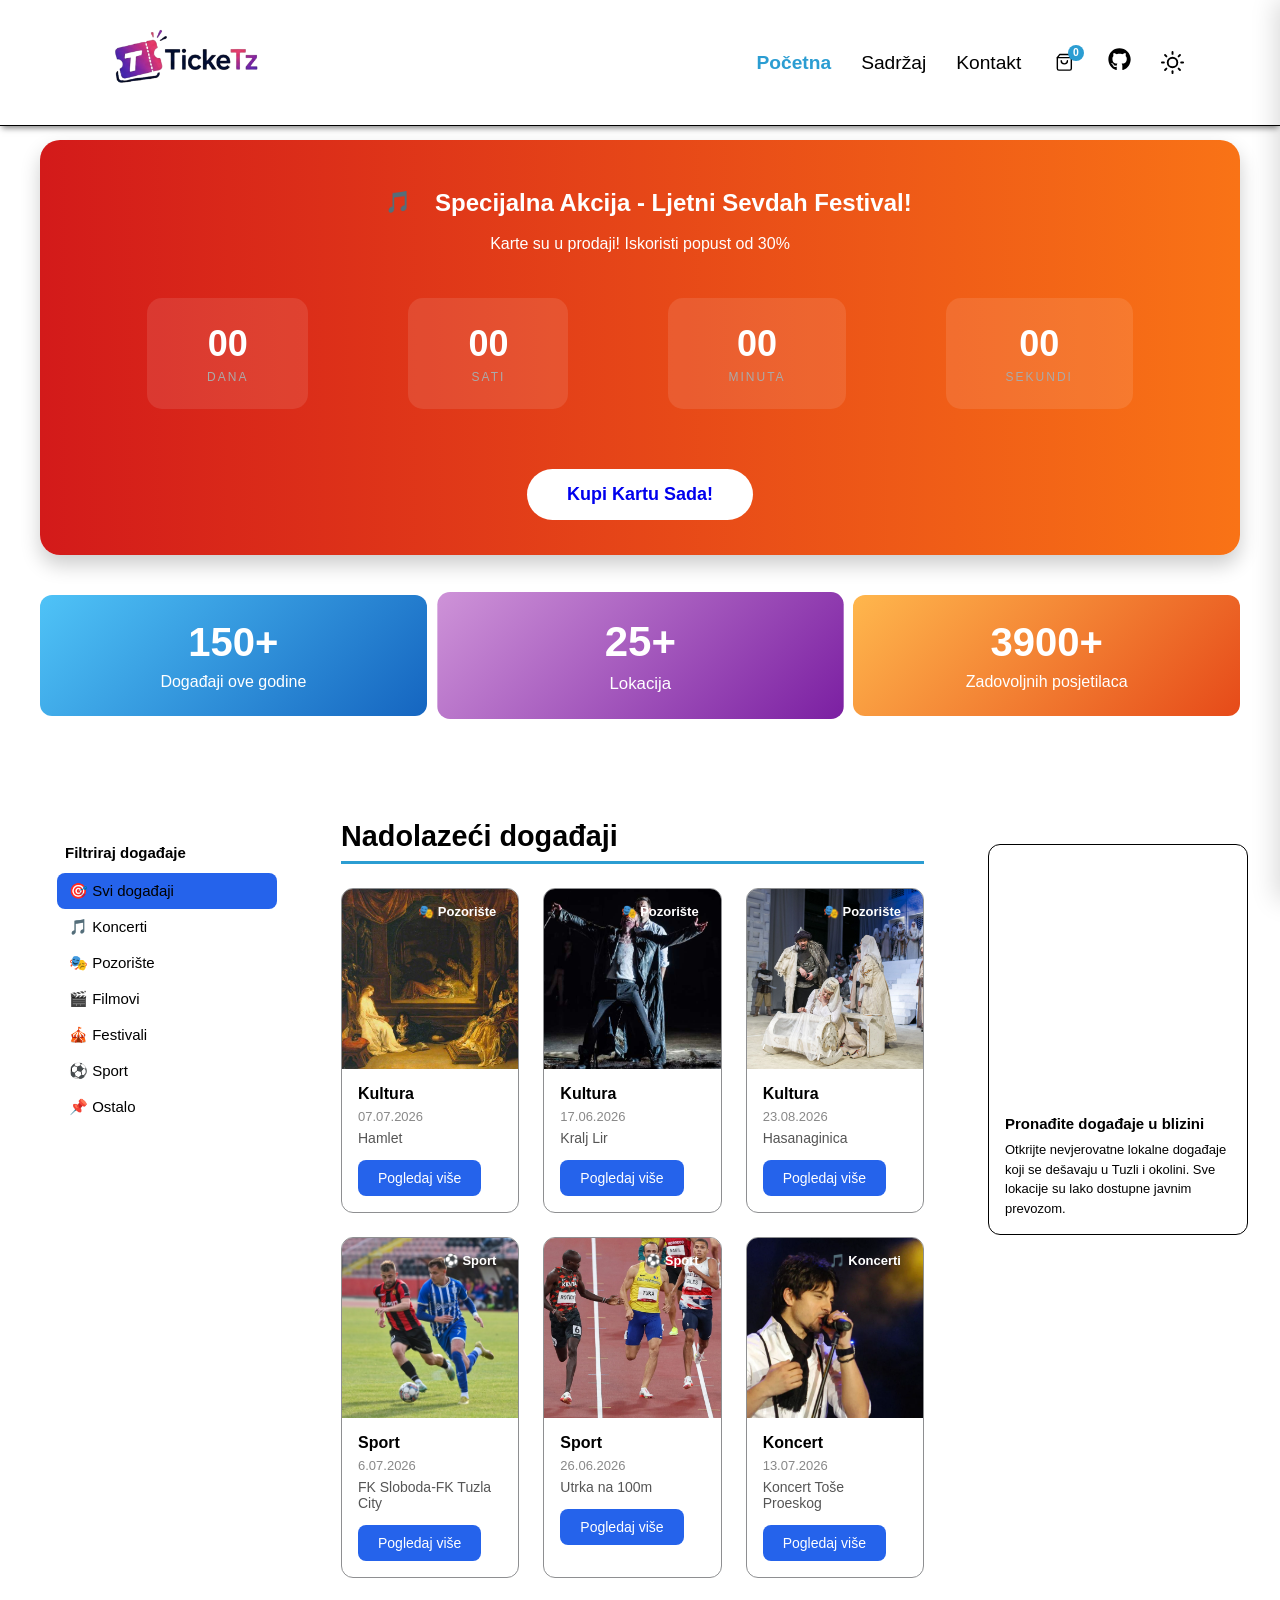
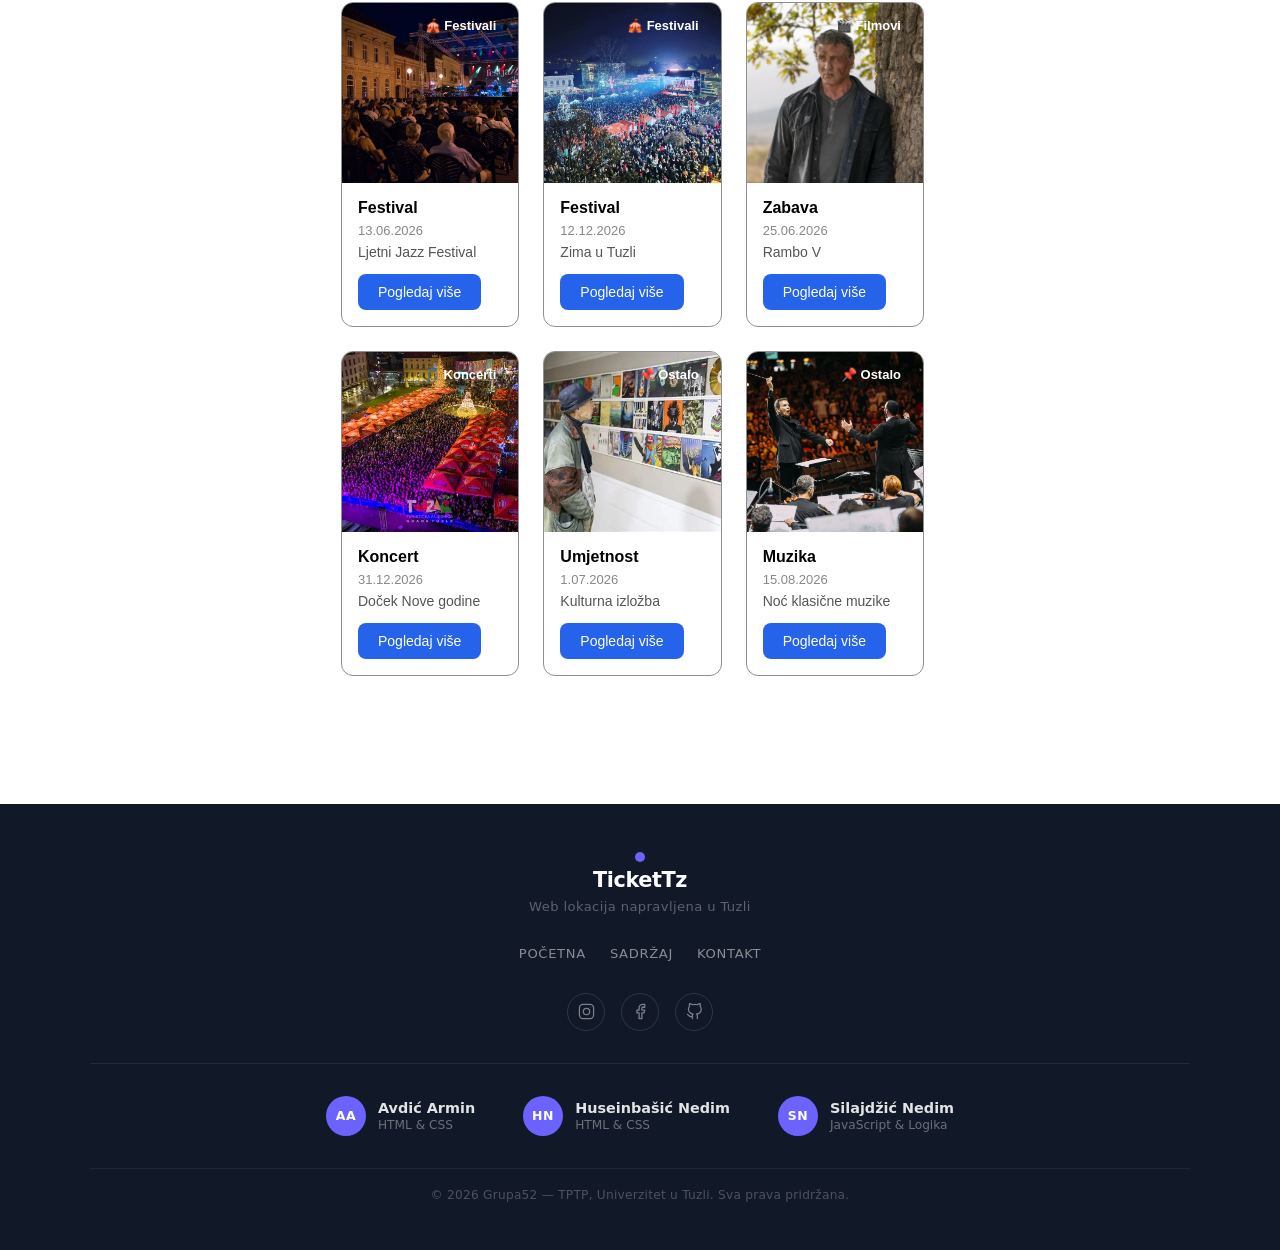
<file: TickeTz/index.html>
<!DOCTYPE html>
<html lang="bs">
<head>
    <meta charset="UTF-8">
    <meta name="viewport" content="width=device-width, initial-scale=1.0">
    <title>TickeTz</title>
   <link rel="stylesheet" href="../tptpstil/tptpstil.css">
     <link rel="icon" href="../images/logo.png">
    <script src="../tptpskripta/tptpskripte.js" defer></script>

</head>

<body>

<header><!-- Zaglavlje stranice – sadrži navigaciju -->
    
    <nav class="nav"><!-- Glavna navigacijska traka -->

   <div class="logo"><!-- Logo sa lijeve stran navbara -->
        <a href="index.html">
          <img src="../images/svjetli-logo.png" alt="Logo" id="logo">
        </a>
      </div>

     <!-- Mobilni desni dio korpa+hamburger   -->
      <div class="mob-desno">
        <button class="korpa-dugme" id="korpa-toggle">
          <svg xmlns="http://www.w3.org/2000/svg" viewBox="0 0 24 24" fill="none" 
               stroke="currentColor" stroke-width="1.8" stroke-linecap="round" stroke-linejoin="round">
            <path d="M6 2 3 6v14a2 2 0 0 0 2 2h14a2 2 0 0 0 2-2V6l-3-4z"/>
            <line x1="3" y1="6" x2="21" y2="6"/>
            <path d="M16 10a4 4 0 0 1-8 0"/>
          </svg>
          <span class="korpa-broj" id="korpa-broj">0</span>
        </button>

        <button class="hamburger" id="hamburger">
          <span></span>
          <span></span>
          <span></span>
        </button>
      </div>

      <!--  Deskrop nav linkovi -->
      <ul class="nav2" id="nav2">
        <li><a href="index.html" class="aktivna">Početna</a></li>
        <li><a href="sadrzaj.html">Sadržaj</a></li>
        <li><a href="kontakt.html">Kontakt</a></li>
         
     <!-- Desktop korpa -->
        <li class="korpa">
          <button class="korpa-dugme" id="korpa-toggle-desktop">
            <svg xmlns="http://www.w3.org/2000/svg" viewBox="0 0 24 24" fill="none" 
                 stroke="currentColor" stroke-width="1.8" stroke-linecap="round" stroke-linejoin="round">
              <path d="M6 2 3 6v14a2 2 0 0 0 2 2h14a2 2 0 0 0 2-2V6l-3-4z"/>
              <line x1="3" y1="6" x2="21" y2="6"/>
              <path d="M16 10a4 4 0 0 1-8 0"/>
            </svg>
            <span class="korpa-broj" id="korpa-broj-desktop">0</span>
          </button>
        </li>

<!-- GitHub ikona -->
        <li class="github-icon">
          <a href="https://github.com/arminavdic1-ctrl/Grupa52-TPTP-2026" target="_blank">
            <svg xmlns="http://www.w3.org/2000/svg" viewBox="0 0 512 512">
              <path d="M173.9 397.4c0 2-2.3 3.6-5.2 3.6-3.3 .3-5.6-1.3-5.6-3.6 0-2 2.3-3.6 5.2-3.6 3-.3 5.6 1.3 5.6 3.6zm-31.1-4.5c-.7 2 1.3 4.3 4.3 4.9 2.6 1 5.6 0 6.2-2s-1.3-4.3-4.3-5.2c-2.6-.7-5.5 .3-6.2 2.3zm44.2-1.7c-2.9 .7-4.9 2.6-4.6 4.9 .3 2 2.9 3.3 5.9 2.6 2.9-.7 4.9-2.6 4.6-4.6-.3-1.9-3-3.2-5.9-2.9zM252.8 8c-138.7 0-244.8 105.3-244.8 244 0 110.9 69.8 205.8 169.5 239.2 12.8 2.3 17.3-5.6 17.3-12.1 0-6.2-.3-40.4-.3-61.4 0 0-70 15-84.7-29.8 0 0-11.4-29.1-27.8-36.6 0 0-22.9-15.7 1.6-15.4 0 0 24.9 2 38.6 25.8 21.9 38.6 58.6 27.5 72.9 20.9 2.3-16 8.8-27.1 16-33.7-55.9-6.2-112.3-14.3-112.3-110.5 0-27.5 7.6-41.3 23.6-58.9-2.6-6.5-11.1-33.3 2.6-67.9 20.9-6.5 69 27 69 27 20-5.6 41.5-8.5 62.8-8.5s42.8 2.9 62.8 8.5c0 0 48.1-33.6 69-27 13.7 34.7 5.2 61.4 2.6 67.9 16 17.7 25.8 31.5 25.8 58.9 0 96.5-58.9 104.2-114.8 110.5 9.2 7.9 17 22.9 17 46.4 0 33.7-.3 75.4-.3 83.6 0 6.5 4.6 14.4 17.3 12.1 100-33.2 167.8-128.1 167.8-239 0-138.7-112.5-244-251.2-244zM105.2 352.9c-1.3 1-1 3.3 .7 5.2 1.6 1.6 3.9 2.3 5.2 1 1.3-1 1-3.3-.7-5.2-1.6-1.6-3.9-2.3-5.2-1zm-10.8-8.1c-.7 1.3 .3 2.9 2.3 3.9 1.6 1 3.6 .7 4.3-.7 .7-1.3-.3-2.9-2.3-3.9-2-.6-3.6-.3-4.3 .7zm32.4 35.6c-1.6 1.3-1 4.3 1.3 6.2 2.3 2.3 5.2 2.6 6.5 1 1.3-1.3 .7-4.3-1.3-6.2-2.2-2.3-5.2-2.6-6.5-1zm-11.4-14.7c-1.6 1-1.6 3.6 0 5.9s4.3 3.3 5.6 2.3c1.6-1.3 1.6-3.9 0-6.2-1.4-2.3-4-3.3-5.6-2z"/>
            </svg>
          </a>
        </li>

        <!-- Dark mode toggle-->
        <li>
          <label class="dark-mode-label" for="dark-mode-toggle">
            <input type="checkbox" id="dark-mode-toggle">
            <svg viewBox="0 0 24 24" xmlns="http://www.w3.org/2000/svg">
              <path class="moon-path" d="M21 12.79A9 9 0 1 1 11.21 3 7 7 0 0 0 21 12.79z"/>
              <circle class="sun-circle" cx="12" cy="12" r="5"/>
              <g class="sun-rays">
                <line x1="12" y1="1" x2="12" y2="3"/>
                <line x1="12" y1="21" x2="12" y2="23"/>
                <line x1="4.22" y1="4.22" x2="5.64" y2="5.64"/>
                <line x1="18.36" y1="18.36" x2="19.78" y2="19.78"/>
                <line x1="1" y1="12" x2="3" y2="12"/>
                <line x1="21" y1="12" x2="23" y2="12"/>
                <line x1="4.22" y1="19.78" x2="5.64" y2="18.36"/>
                <line x1="18.36" y1="5.64" x2="19.78" y2="4.22"/>
              </g>
            </svg>
          </label>
        </li>
      </ul>

      <div class="mob-overlay" id="mob-overlay"></div>

     <!-- Mobilni meni (otvara se klikom na hamburger)-->
      <div class="mob-meni" id="mob-meni">
        <a href="index.html">Početna</a>
        <a href="sadrzaj.html">Sadržaj</a>
        <a href="kontakt.html">Kontakt</a>
         <a href="https://github.com/arminavdic1-ctrl/Grupa52-TPTP-2026" target="_blank" class="mob-github">
    <svg xmlns="http://www.w3.org/2000/svg" viewBox="0 0 512 512" width="18" height="18" style="fill:currentColor; vertical-align:middle; margin-right:8px;">
      <path d="M173.9 397.4c0 2-2.3 3.6-5.2 3.6-3.3 .3-5.6-1.3-5.6-3.6 0-2 2.3-3.6 5.2-3.6 3-.3 5.6 1.3 5.6 3.6zm-31.1-4.5c-.7 2 1.3 4.3 4.3 4.9 2.6 1 5.6 0 6.2-2s-1.3-4.3-4.3-5.2c-2.6-.7-5.5 .3-6.2 2.3zm44.2-1.7c-2.9 .7-4.9 2.6-4.6 4.9 .3 2 2.9 3.3 5.9 2.6 2.9-.7 4.9-2.6 4.6-4.6-.3-1.9-3-3.2-5.9-2.9zM252.8 8c-138.7 0-244.8 105.3-244.8 244 0 110.9 69.8 205.8 169.5 239.2 12.8 2.3 17.3-5.6 17.3-12.1 0-6.2-.3-40.4-.3-61.4 0 0-70 15-84.7-29.8 0 0-11.4-29.1-27.8-36.6 0 0-22.9-15.7 1.6-15.4 0 0 24.9 2 38.6 25.8 21.9 38.6 58.6 27.5 72.9 20.9 2.3-16 8.8-27.1 16-33.7-55.9-6.2-112.3-14.3-112.3-110.5 0-27.5 7.6-41.3 23.6-58.9-2.6-6.5-11.1-33.3 2.6-67.9 20.9-6.5 69 27 69 27 20-5.6 41.5-8.5 62.8-8.5s42.8 2.9 62.8 8.5c0 0 48.1-33.6 69-27 13.7 34.7 5.2 61.4 2.6 67.9 16 17.7 25.8 31.5 25.8 58.9 0 96.5-58.9 104.2-114.8 110.5 9.2 7.9 17 22.9 17 46.4 0 33.7-.3 75.4-.3 83.6 0 6.5 4.6 14.4 17.3 12.1 100-33.2 167.8-128.1 167.8-239 0-138.7-112.5-244-251.2-244zM105.2 352.9c-1.3 1-1 3.3 .7 5.2 1.6 1.6 3.9 2.3 5.2 1 1.3-1 1-3.3-.7-5.2-1.6-1.6-3.9-2.3-5.2-1zm-10.8-8.1c-.7 1.3 .3 2.9 2.3 3.9 1.6 1 3.6 .7 4.3-.7 .7-1.3-.3-2.9-2.3-3.9-2-.6-3.6-.3-4.3 .7zm32.4 35.6c-1.6 1.3-1 4.3 1.3 6.2 2.3 2.3 5.2 2.6 6.5 1 1.3-1.3 .7-4.3-1.3-6.2-2.2-2.3-5.2-2.6-6.5-1zm-11.4-14.7c-1.6 1-1.6 3.6 0 5.9s4.3 3.3 5.6 2.3c1.6-1.3 1.6-3.9 0-6.2-1.4-2.3-4-3.3-5.6-2z"/>
    </svg>
  </a>
        <div class="mob-meni-dark">
          <label class="dark-mode-label" for="dark-mode-toggle-mob">
            <input type="checkbox" id="dark-mode-toggle-mob">
            <svg viewBox="0 0 24 24" xmlns="http://www.w3.org/2000/svg">
              <path class="moon-path" d="M21 12.79A9 9 0 1 1 11.21 3 7 7 0 0 0 21 12.79z"/>
              <circle class="sun-circle" cx="12" cy="12" r="5"/>
              <g class="sun-rays">
                <line x1="12" y1="1" x2="12" y2="3"/>
                <line x1="12" y1="21" x2="12" y2="23"/>
                <line x1="4.22" y1="4.22" x2="5.64" y2="5.64"/>
                <line x1="18.36" y1="18.36" x2="19.78" y2="19.78"/>
                <line x1="1" y1="12" x2="3" y2="12"/>
                <line x1="21" y1="12" x2="23" y2="12"/>
                <line x1="4.22" y1="19.78" x2="5.64" y2="18.36"/>
                <line x1="18.36" y1="5.64" x2="19.78" y2="4.22"/>
              </g>
            </svg>
          </label>
        </div>
      </div>
  </nav>
</header>

<!-- Promo baner interkativna sekcija brojac-->
  <section class="interaktivno">
        <h2><svg class="animirani-svg" viewBox="0 0 100 100" xmlns="http://www.w3.org/2000/svg">
    <text x="50" y="57" text-anchor="middle" font-size="35">🎵</text>
  </svg> 
         Specijalna Akcija - Ljetni Sevdah Festival!</h2>

        <p>Karte su u prodaji! Iskoristi popust od 30%</p>

        <!-- Odobrojavanje (JS osvježava ove vrijednosti svakih 1 sekundu) -->
        <div class="countdown">
            <div class="vrijeme">
                <span id="dani">69</span>
                <p>DANA</p>
            </div>
            <div class="vrijeme">
                <span id="sati">33</span>
                <p>SATI</p>
            </div>
            <div class="vrijeme">
                <span id="minute">52</span>
                <p>MINUTA</p>
            </div>
            <div class="vrijeme">
                <span id="sekunde">43</span>
                <p>SEKUNDI</p>
            </div>
        </div>

        <button class="kupi-kartu"><a href="#">  Kupi Kartu Sada!</a></button>
        </section>
 
        <!-- Statistika (3 kartice s brojevima)-->
        <section class="statistika">
<div class="stat-kartica" id="događaja">
  <span class="stat-broj" data-target="150">0+</span>
  <span class="stat-tekst">Događaji ove godine</span>
</div>

 <div class="stat-kartica" id="lokacija">
     <span class="stat-broj" data-target="25">0+</span>
    <span class="stat-tekst">Lokacija</span>
  </div>

  <div class="stat-kartica" id="posjetilaca">
    <span class="stat-broj" data-target="5000">0+</span>
    <span class="stat-tekst">Zadovoljnih posjetilaca</span>
  </div>

        </section>
<!-- Glavni sadrzaj stranice (sidebar + kartice + mapa)  -->
<div class="page-wrapper">
<nav class="side-nav"> <!-- Lijevi NAVBAR – Filter navigacija po kategorijama -->
  <h2 class="side-nav-naslov">Filtriraj događaje</h2>
  <ul>
    <li><a href="#" class="filter-linkova aktivno" data-filter="sve">🎯 Svi događaji</a></li>
    <li><a href="#" class="filter-linkova" data-filter="koncerti">🎵 Koncerti</a></li>
    <li><a href="#" class="filter-linkova" data-filter="pozorište">🎭 Pozorište</a></li>
    <li><a href="#" class="filter-linkova" data-filter="filmovi">🎬 Filmovi</a></li>
    <li><a href="#" class="filter-linkova" data-filter="festivali">🎪 Festivali</a></li>
    <li><a href="#" class="filter-linkova" data-filter="sport">⚽ Sport</a></li>
    <li><a href="#" class="filter-linkova" data-filter="ostalo">📌 Ostalo</a></li>
  </ul>
</nav>

<main>
  <h2 class="naslov-maina">Nadolazeći događaji</h2>
   <section class="kartice-grid" id="kartice-kontejner">
    <template class="template-kartice"><!-- Grid kontejner u koji JS dinamički ubacuje kartice -->
  <article class="kartica">
    <img src="../images/sevdah.png" alt="">
    <span class="kategorija-badge">🎵 Koncerti</span> 
    <div class="kartica-info">
      <h3 class="kartica-naslov">Sevdah</h3>
      <p class="kartica-datum">25.11.2026</p>
      <p class="kartica-opis">koncert sevdaha</p>
      <a href="#"><button class="dugme-kartice">Pogledaj više</button></a>
    </div>
  </article>
  </template>
  </section>

  

</main>
<aside class="mapa"><!-- Desni aside – Google mapa i tekst -->
      <iframe 
        src="https://www.google.com/maps/embed?pb=!1m18!1m12!1m3!1d45283.87!2d18.6786!3d44.5342!2m3!1f0!2f0!3f0!3m2!1i1024!2i768!4f13.1!3m3!1m2!1s0x475e839c0c2f5555%3A0x400ad50861e0ab0!2sTuzla!5e0!3m2!1sbs!2sba!4v1234567890"
        width="100%" 
        height="250" 
        style="border:0;" 
        allowfullscreen="" 
        loading="lazy" 
        title="Mapa Tuzle">
      </iframe>
      <div class="aside-tekst">
        <h3>Pronađite događaje u blizini</h3>
        <p>Otkrijte nevjerovatne lokalne događaje koji se dešavaju u Tuzli i okolini. Sve lokacije su lako dostupne javnim prevozom.</p>
      </div>
    </aside>
</div><!-- Kraj page-wrapper -->

<!-- Footer sekcija-->
<footer class="sajt-footer">
  <div class="footer-inner">
 
    <div class="footer-brand">
      <span class="footer-logo-dot"></span>
      <span class="footer-logo-name">TicketTz</span>
      <p class="footer-tagline">Web lokacija napravljena u Tuzli</p>
    </div>
 
    <nav class="footer-links">
      <a href="index.html">Početna</a>
      <a href="sadrzaj.html">Sadržaj</a>
      <a href="kontakt.html">Kontakt</a>
    </nav>
 
    <div class="footer-social">
      <a href="https://instagram.com" target="_blank" rel="noopener">
        <svg xmlns="http://www.w3.org/2000/svg" viewBox="0 0 24 24" fill="none" stroke="currentColor" stroke-width="1.8" stroke-linecap="round" stroke-linejoin="round"><rect x="2" y="2" width="20" height="20" rx="5"/><circle cx="12" cy="12" r="4.5"/><circle cx="17.5" cy="6.5" r="0.5" fill="currentColor" stroke="none"/></svg>
      </a>
      <a href="https://facebook.com" target="_blank" rel="noopener" >
        <svg xmlns="http://www.w3.org/2000/svg" viewBox="0 0 24 24" fill="none" stroke="currentColor" stroke-width="1.8" stroke-linecap="round" stroke-linejoin="round"><path d="M18 2h-3a5 5 0 0 0-5 5v3H7v4h3v8h4v-8h3l1-4h-4V7a1 1 0 0 1 1-1h3z"/></svg>
      </a>
      <a href="https://github.com/arminavdic1-ctrl/Grupa52-TPTP-2026" target="_blank" rel="noopener">
        <svg xmlns="http://www.w3.org/2000/svg" viewBox="0 0 24 24" fill="none" stroke="currentColor" stroke-width="1.8" stroke-linecap="round" stroke-linejoin="round"><path d="M9 19c-5 1.5-5-2.5-7-3m14 6v-3.87a3.37 3.37 0 0 0-.94-2.61c3.14-.35 6.44-1.54 6.44-7A5.44 5.44 0 0 0 20 4.77 5.07 5.07 0 0 0 19.91 1S18.73.65 16 2.48a13.38 13.38 0 0 0-7 0C6.27.65 5.09 1 5.09 1A5.07 5.07 0 0 0 5 4.77a5.44 5.44 0 0 0-1.5 3.78c0 5.42 3.3 6.61 6.44 7A3.37 3.37 0 0 0 9 18.13V22"/></svg>
      </a>
    </div>
 
    <div class="footer-divider"></div>
 
    <div class="footer-authors">
      <div class="footer-author">
        <span class="author-initials">AA</span>
        <div>
          <p class="author-name">Avdić Armin</p>
          <p class="author-role">HTML &amp; CSS</p>
        </div>
      </div>
      <div class="footer-author">
        <span class="author-initials">HN</span>
        <div>
          <p class="author-name">Huseinbašić Nedim</p>
          <p class="author-role">HTML &amp; CSS</p>
        </div>
      </div>
      <div class="footer-author">
        <span class="author-initials">SN</span>
        <div>
          <p class="author-name">Silajdžić Nedim</p>
          <p class="author-role">JavaScript &amp; Logika</p>
        </div>
      </div>
    </div>
 
    <p class="footer-copy">&copy; 2026 Grupa52 &mdash; TPTP, Univerzitet u Tuzli. Sva prava pridržana.</p>
 
  </div>
</footer>

<!-- Korpa panel (slideout sa desne strane)-->
<div class="korpa-overlay" id="korpa-overlay"></div>

<aside class="korpa-panel" id="korpa-panel">
  <div class="korpa-header">
    <h2>Vaša korpa</h2>
    <button class="korpa-zatvori" id="korpa-zatvori">
      <svg xmlns="http://www.w3.org/2000/svg" viewBox="0 0 24 24" fill="none"
           stroke="currentColor" stroke-width="2" stroke-linecap="round">
        <line x1="18" y1="6" x2="6" y2="18"/>
        <line x1="6" y1="6" x2="18" y2="18"/>
      </svg>
    </button>
  </div>

  <ul class="korpa-lista" id="korpa-lista">
    <li class="korpa-prazna">Korpa je prazna.</li>
  </ul>

  <div class="korpa-footer">
    <div class="korpa-ukupno">
      Ukupno: <strong id="korpa-ukupno">0,00 KM</strong>
    </div>
    <a href="kontakt.html" class="korpa-kupi">Naruči</a>
  </div>
</aside>
</body>
</html>
</file>
<file: tptpstil/tptpstil.css>
:root{
  --aktivno-boja: #2b9dd2;
  --main-font: Helvetica, sans-serif;
   --boja-tamna:  #111827;   
  --boja-akcent: #6C63FF;   
  --font-glavni: 'Segoe UI', system-ui, sans-serif;
  --bg: white;
  --text: black;
  --nav-bg: white;
  --border: black;
}
*{
  box-sizing: border-box;
  margin: 0;
  padding: 0;
  transition: background-color 0.4s ease, 
              color 0.4s ease, 
              border-color 0.4s ease;
}
body{
  font-family: var(--main-font);
  background: var(--bg);
  color: var(--text);
}
.nav{
  font-family: var(--main-font);
  font-size: 1.2rem;
  font: bold;
display: flex;
position: fixed;
top: 0;
width: 100%;
justify-content: space-between;
padding: 0em 5em;
box-sizing: border-box;
  background: var(--nav-bg);
  border-bottom: 1px solid var(--border);
  z-index: 1000;
box-shadow: 0 4px 6px -2px rgba(0, 0, 0, 0.5);
}

.logo img {
  height: 120px;
}


.nav2{
  list-style: none;
  display: flex;
   align-items: center;
  gap: 30px;
  margin: 0;
   
}
.nav2 li {
  display: flex;
  align-items: center;
}

.nav2 a {
  text-decoration: none;
  color:  var(--text);
 display: inline-block; 
    transition: transform 0.3s ease, color 0.3s ease;
}

.nav2 a:hover {
    color: var(--aktivno-boja); 
    transform: translateY(-4px);  
}
.nav2 a.aktivna{
  color: var(--aktivno-boja);
  font-weight: bolder;
}

.github-icon svg {
  display: inline-block;
  width: 1.2em;
  height: 1.2em;
  fill: currentColor;
  transition: transform 0.3s ease, fill 0.3s ease;
  cursor: pointer;
}

.github-icon:hover svg {
  transform: scale(1.3);
  fill: var(--aktivno-boja);
}

.dark {
  --bg: var(--boja-tamna);
  --text: white;
  --nav-bg:var(--boja-tamna);
  --border: #646e64;
}

#dark-mode-toggle {
  position: absolute;
  opacity: 0;
  width: 0;
  height: 0;
}

.dark-mode-label {
  display: inline-block;
  cursor: pointer;
}

.dark-mode-label svg {
  display: block;
  width: 1.2em;
  height: 1.2em;
  fill: none;
  stroke: currentColor;
  stroke-width: 2;
  stroke-linecap: round;
  transition: transform 0.5s ease-out, stroke 0.1s ease-out;
}

.moon-path {
  opacity: 0;
  transition: opacity 0.2s ease-out;
}

.sun-circle,
.sun-rays line {
  transition: opacity 0.2s ease-out;
}


#dark-mode-toggle:checked + svg,
#dark-mode-toggle-mob:checked + svg {
  transform: rotate(-360deg);
}

#dark-mode-toggle:checked + svg .moon-path,
#dark-mode-toggle-mob:checked + svg .moon-path {
  opacity: 1;
}

#dark-mode-toggle:checked + svg .sun-circle,
#dark-mode-toggle-mob:checked + svg .sun-circle {
  opacity: 0;
}

#dark-mode-toggle:checked + svg .sun-rays,
#dark-mode-toggle-mob:checked + svg .sun-rays {
  opacity: 0;
}

.interaktivno{
  text-align: center;
  background:linear-gradient( to left, #F97316, rgb(211, 26, 26));
  max-width: auto;
 margin:  40px auto;
 margin-top: 140px;
 padding-top: 35px;
 padding-bottom: 35px;
 color: white;
 border-radius: 20px ;
 box-shadow: 0 10px 20px rgba(0, 0, 0, 0.2);
 font-family:var(--main-font) ;
 margin-left: 40px;
 margin-right: 40px;
}
.promo-banner h2 {
    font-size: 28px;
}

@keyframes leti {
  0%   { transform: translateY(0); }
  50%  { transform: translateY(-10px); }
  100% { transform: translateY(0); }
}

.animirani-svg {
  width: 60px;
  vertical-align: middle;
  animation: leti 2s ease-in-out infinite;
}

.countdown{
  display: flex;
  justify-content: center;
  gap: 100px;
  margin-bottom: 60px;
}

.vrijeme{
  background-color: rgba(255, 255, 255, 0.1);
    padding: 25px 60px;
    border-radius: 15px; 
    min-width: 80px;
    margin-top: 45px;
}

.vrijeme span {
    display: block;
    font-size: 36px;
    font-weight: bold;
    color: white;
}

.vrijeme p {
    margin: 5px 0 0;
    font-size: 12px;
    color: #aaaaaa;
    letter-spacing: 2px;
}

@keyframes pulsiraj {
  0%   { transform: scale(1); }
  50%  { transform: scale(1.05); }
  100% { transform: scale(1); }
}

.kupi-kartu{
  background-color: white;
  color:red;
    padding: 15px 40px;
    border: none;
    border-radius: 30px;
    font-size: 18px;
    text-decoration: none;
    font-weight: bold;
    cursor: pointer;
    transition: transform 0.3s ease, background-color 0.3s ease;
    animation: pulsiraj 2s ease-in-out infinite;
}
.kupi-kartu:hover{
  transform: translateY(-5px);
  background:linear-gradient(to bottom right,rgb(224, 83, 205),rgb(210, 44, 160));
}
.kupi-kartu:hover a {
  color: white;
}

.kupi-kartu a{
  text-decoration: none;
}

.statistika {
  display: flex;
  gap: 20px;
  max-width: auto;   
  margin: 0 40px 40px 40px; 
}

.stat-kartica {
  flex: 1;
  display: flex;
  flex-direction: column;
  align-items: center;
  justify-content: center;
 padding: 25px 40px;
  border-radius: 12px;
  color: white;
  text-align: center;
}

.stat-kartica:nth-child(2) {
  transform: scale(1.05);
}

.stat-broj {
  font-size: 2.5rem;
  font-weight: bold;
  margin-bottom: 8px;
}

.stat-tekst {
  font-size: 1rem;
}

#lokacija{
  background: linear-gradient(135deg, #ce93d8, #7b1fa2);
}

#posjetilaca{
  background: linear-gradient(135deg, #ffb74d, #e64a19);
}
 #događaja{
  background: linear-gradient(135deg, #4fc3f7, #1565c0);
 }

 

 
.side-nav {
  width: 220px;
  flex-shrink: 0;
  margin-left: 25px;
   margin-top: 3.5rem;
}

.side-nav-naslov {
  font-size: 15px;
  font-weight: 600;
   color: var(--text);
  margin: 0 0 12px 0;
  padding: 0 8px;
}

.side-nav ul {
  list-style: none;
  margin: 0;
  padding: 0;
}

.side-nav li a {
  display: flex;
  align-items: center;
  gap: 10px;
  padding: 9px 12px;
  border-radius: 8px;
  font-size: 15px;
  color: var(--text);
  text-decoration: none;
  transition: background 0.2s;
}

.side-nav li a:hover {
  background: #95a4c2;
}

.side-nav li a.aktivno {
  background: #2563EB;
  
}

body.dark .side-nav a{
  color: var(--text);
}

.page-wrapper {
  display: flex;
  justify-content: space-between;
  gap: 2rem;
  padding: 2rem;
  align-items: flex-start;
}
main {
  padding: 2rem;
  min-width: 0;
}

main h2.naslov-maina{
  margin-top: 0;
  margin-bottom: 1.5rem;
  font-size: 1.8rem;
}
.naslov-maina::after {
  content: "";
  display: block;
  width: 100%;
  height: 3px;
  background: var(--aktivno-boja);
  margin-top: 8px;
}

.kartica img {
  width: 100%;
  height: 180px;       
  object-fit: cover;    
  display: block;
  flex-shrink: 0;
}

.kartice-grid {
  flex: 1;
  display: grid;
  grid-template-columns: repeat(3, 1fr);
  gap: 1.5rem;
  min-width: 0; 
}


.kartica {
  background: #fff;
  border-radius: 12px;
  overflow: hidden;
  border: 1px solid #8e8f91;
  transition: transform 0.2s, box-shadow 0.2s;
  position: relative;
}

.kartica:hover {
  transform: translateY(-4px);
  box-shadow: 0 8px 24px rgba(0, 0, 0, 0.45);
}

.kartica img {
  width: 100%;
  height: 180px;
  object-fit: cover;
  display: block;
}


.kategorija-badge {
  position: absolute;
  top: 10px;
  right: 10px;
  z-index: 1;
  display: inline-flex;
  align-items: center;
  gap: 5px;
  font-size: 13px;
  font-weight: 600;
  padding: 5px 12px;
  border-radius: 20px;
  width: fit-content;
  color: white;
}

.kategorija-badge.koncerti  { background: #dbeafe; color: #1d4ed8; }
.kategorija-badge.pozoriste { background: #ede9fe; color: #6d28d9; }
.kategorija-badge.filmovi   { background: #fce7f3; color: #be185d; }
.kategorija-badge.festivali { background: #fef3c7; color: #b45309; }
.kategorija-badge.sport     { background: #dcfce7; color: #15803d; }
.kategorija-badge.ostalo    { background: #f3f4f6; color: #374151; }

.kartica-info {
  padding: 1rem;
  display: flex;
  flex-direction: column;
  gap: 6px;
}

.kartica-naslov {
  font-size: 16px;
  font-weight: 600;
  margin: 0;
}

.kartica-datum {
  font-size: 13px;
  color: #888;
  margin: 0;
}

.kartica-opis {
  font-size: 14px;
  color: #555;
  margin: 0;
}


.dugme-kartice {
  display: inline-block;
  margin-top: 8px;
  padding: 10px 20px;
  background: #2563eb;
  color: #fff;
  border: none;
  border-radius: 8px;
  font-size: 14px;
  font-weight: 500;
  cursor: pointer;
  text-decoration: none;
  transition: background 0.2s, transform 0.2s;
  width: fit-content;
}

.dugme-kartice:hover {
  background: #1d4ed8;
  transform: translateY(-2px);
}

.dugme-kartice:focus {
  outline: 2px solid var(--aktivno-boja);
}

body.dark .kartica {
  background: #1f2937; 
  border: 1px solid #374151;
}

body.dark .kartica:hover {
  box-shadow: 0 8px 24px rgba(0, 0, 0, 0.6);
}

body.dark .kartica-datum {
  color: #9ca3af;
}

body.dark .kartica-opis {
  color: #d1d5db;
}

.mapa {
  width: 260px;
  flex-shrink: 0;
 background: var(--bg);
  border: 1px solid var(--border);
  border-radius: 12px;
   color: var(--text);
  overflow: hidden;
  margin-top: 3.5rem;
}

.aside-tekst {
  padding: 1rem;
}

.aside-tekst h3 {
  font-size: 15px;
  font-weight: 600;
  margin: 0 0 8px 0;
}

.aside-tekst p {
  font-size: 13px;
  color: var(--text);
  margin: 0;
  line-height: 1.5;
}


.sajt-footer {
  background-color: var(--boja-tamna);
  color: rgba(255, 255, 255, 0.7);
  padding: 3rem 1.5rem;
  margin-top: 4rem;
  font-family: var(--font-glavni);
}

.footer-inner {
  max-width: 1100px;
  margin: 0 auto;
  display: flex;
  flex-direction: column;
  gap: 2rem;
}

.footer-brand {
  display: flex;
  flex-direction: column;
  align-items: center;
  text-align: center;
  gap: 0.4rem;
}

.footer-logo-wrap {
  display: flex;
  align-items: center;
  gap: 8px;
}

.footer-logo-dot {
  width: 10px;
  height: 10px;
  border-radius: 50%;
  background-color: var(--boja-akcent);
  animation: pulsiranje 2.5s ease-in-out infinite;
}

@keyframes pulsiranje {
  0%, 100% { opacity: 1; transform: scale(1); }
  50%       { opacity: 0.6; transform: scale(1.35); }
}

.footer-logo-name {
  font-size: 1.3rem;
  font-weight: 700;
  letter-spacing: -0.02em;
  color: #fff;
}

.footer-tagline {
  font-size: 0.82rem;
  opacity: 0.45;
  margin: 0;
  letter-spacing: 0.03em;
}


.footer-links {
  display: flex;
  justify-content: center;
  flex-wrap: wrap;
  gap: 1.5rem;
}

.footer-links a {
  color: rgba(255, 255, 255, 0.5);
  text-decoration: none;
  font-size: 0.82rem;
  letter-spacing: 0.05em;
  text-transform: uppercase;
  transition: color 0.2s ease;
}

.footer-links a:hover,
.footer-links a:focus {
  color: var(--boja-akcent);
}


.footer-social {
  display: flex;
  justify-content: center;
  gap: 1rem;
}

.footer-social a {
  color: rgba(255, 255, 255, 0.45);
  display: flex;
  align-items: center;
  justify-content: center;
  width: 38px;
  height: 38px;
  border-radius: 50%;
  border: 1px solid rgba(255, 255, 255, 0.12);
  transition: color 0.2s ease, border-color 0.2s ease, transform 0.2s ease;
}

.footer-social a:hover,
.footer-social a:focus {
  color: var(--boja-akcent);
  border-color: var(--boja-akcent);
  transform: translateY(-3px);
}

.footer-social svg {
  width: 17px;
  height: 17px;
}

.footer-divider {
  width: 100%;
  height: 1px;
  background: rgba(255, 255, 255, 0.08);
}


.footer-authors {
  display: flex;
  justify-content: center;
  flex-wrap: wrap;
  gap: 1.5rem 3rem;
}

.footer-author {
  display: flex;
  align-items: center;
  gap: 0.75rem;
}

.author-initials {
  width: 40px;
  height: 40px;
  border-radius: 50%;
  background-color: var(--boja-akcent);
  color: #fff;
  display: flex;
  align-items: center;
  justify-content: center;
  font-size: 0.78rem;
  font-weight: 700;
  letter-spacing: 0.05em;
  flex-shrink: 0;
}

.author-name {
  font-size: 0.9rem;
  color: rgba(255, 255, 255, 0.88);
  margin: 0 0 2px;
  font-weight: 600;
}

.author-role {
  font-size: 0.76rem;
  color: rgba(255, 255, 255, 0.38);
  margin: 0;
}


.footer-copy {
  text-align: center;
  font-size: 0.76rem;
  color: rgba(255, 255, 255, 0.25);
  margin: 0;
  letter-spacing: 0.02em;
  border-top: 1px solid rgba(255, 255, 255, 0.06);
  padding-top: 1.2rem;
}

body.dark .sajt-footer  { background-color: white; }
body.light .sajt-footer { background-color: var(--boja-tamna); }

body.dark .sajt-footer,
body.dark .sajt-footer a,
body.dark .sajt-footer p,
body.dark .sajt-footer span {
  color: #111827 !important;
}

body.dark .footer-links a:hover,
body.dark .footer-social a:hover {
  color: var(--boja-akcent) !important;
}

.korpa-dugme {
  position: relative;
  background: none;
  border: none;
  cursor: pointer;
  color: var(--text);
  display: flex;
  align-items: center;
  text-align: center;
  padding: 4px;
  transition: color 0.2s;
}

.korpa-dugme svg {
  width: 1.4em;
  height: 1.4em;
}

.korpa-dugme:hover {
  color: var(--aktivno-boja);
}

.korpa-broj {
  position: absolute;
  top: -4px;
  right: -6px;
  background: var(--aktivno-boja);
  color: #fff;
  font-size: 0.65rem;
  font-weight: 700;
  width: 16px;
  height: 16px;
  border-radius: 50%;
  display: flex;
  align-items: center;
  justify-content: center;
  line-height: 1;
}


.korpa-overlay {
  position: fixed;
  inset: 0;
  background: rgba(0, 0, 0, 0.4);
  z-index: 1998;
  opacity: 0;
  pointer-events: none;
  transition: opacity 0.3s ease;
}

.korpa-overlay.aktivna {
  opacity: 1;
  pointer-events: all;
}

.korpa-panel {
  position: fixed;
  top: 0;
  right: 0;
  width: 360px;
  max-width: 100vw;
  height: 100vh;
  background: var(--bg);
  border-left: 1px solid var(--border);
  z-index: 1999;
  display: flex;
  flex-direction: column;
  transform: translateX(100%);
  transition: transform 0.35s cubic-bezier(0.4, 0, 0.2, 1);
  box-shadow: -4px 0 24px rgba(0, 0, 0, 0.15);
}

.korpa-panel.otvorena {
  transform: translateX(0);
}


.korpa-header {
  display: flex;
  align-items: center;
  justify-content: space-between;
  padding: 1.2rem 1.5rem;
  border-bottom: 1px solid var(--border);
}

.korpa-header h2 {
  font-size: 1.1rem;
  font-weight: 600;
  color: var(--text);
  margin: 0;
}

.korpa-zatvori {
  background: none;
  border: none;
  cursor: pointer;
  color: var(--text);
  display: flex;
  align-items: center;
  padding: 4px;
  border-radius: 6px;
  transition: background 0.2s;
}

.korpa-zatvori:hover {
  background: var(--border);
}

.korpa-zatvori svg {
  width: 1.2em;
  height: 1.2em;
}


.korpa-lista {
  list-style: none;
  flex: 1;
  overflow-y: auto;
  padding: 1rem 1.5rem;
  display: flex;
  flex-direction: column;
  gap: 1rem;
}

.korpa-prazna {
  color: #888;
  font-size: 0.9rem;
  text-align: center;
  margin-top: 2rem;
}

.korpa-stavka {
  display: flex;
  gap: 12px;
  align-items: center;
  padding-bottom: 1rem;
  border-bottom: 1px solid var(--border);
}

.korpa-stavka img {
  width: 60px;
  height: 60px;
  object-fit: cover;
  border-radius: 8px;
  flex-shrink: 0;
}

.korpa-stavka-info {
  flex: 1;
}

.korpa-stavka-naziv {
  font-size: 0.9rem;
  font-weight: 600;
  color: var(--text);
  margin: 0 0 4px;
}

.korpa-stavka-cijena {
  font-size: 0.85rem;
  color: var(--aktivno-boja);
  margin: 0;
}

.korpa-ukloni {
  background: none;
  border: none;
  cursor: pointer;
  color: #aaa;
  font-size: 1.1rem;
  padding: 4px;
  transition: color 0.2s;
  flex-shrink: 0;
}

.korpa-ukloni:hover {
  color: #e53e3e;
}


.korpa-footer {
  padding: 1.2rem 1.5rem;
  border-top: 1px solid var(--border);
  display: flex;
  flex-direction: column;
  gap: 1rem;
}

.korpa-ukupno {
  font-size: 1rem;
  color: var(--text);
  display: flex;
  justify-content: space-between;
}

.korpa-kupi {
  display: block;
  text-align: center;
  background: var(--aktivno-boja);
  color: #fff;
  padding: 12px;
  border-radius: 8px;
  font-weight: 600;
  text-decoration: none;
  transition: opacity 0.2s;
}

.korpa-kupi:hover {
  opacity: 0.85;
}


body.dark .korpa-panel {
  box-shadow: -4px 0 24px rgba(0, 0, 0, 0.5);
}


.mob-desno {
  display: none;
  align-items: center;
  gap: 8px;
}

.hamburger {
  background: none;
  border: none;
  cursor: pointer;
  display: flex;
  flex-direction: column;
  justify-content: center;
  gap: 5px;
  padding: 6px;
}

.hamburger span {
  display: block;
  width: 22px;
  height: 2px;
  background: var(--text);
  border-radius: 2px;
  transition: transform 0.3s ease, opacity 0.3s ease;
}

.hamburger.aktivan span:nth-child(1) {
  transform: translateY(7px) rotate(45deg);
}
.hamburger.aktivan span:nth-child(2) {
  opacity: 0;
}
.hamburger.aktivan span:nth-child(3) {
  transform: translateY(-7px) rotate(-45deg);
}

.mob-overlay {
  display: none;
  position: fixed;
  inset: 0;
  top: 70px;
  background: rgba(0, 0, 0, 0.3);
  backdrop-filter: blur(4px);
  -webkit-backdrop-filter: blur(4px);
  z-index: 998;
  opacity: 0;
  pointer-events: none;
  transition: opacity 0.3s ease;
}

.mob-overlay.aktivna {
  opacity: 1;
  pointer-events: all;
}

.mob-meni {
  display: none;
  position: absolute;
  top: 100%;
  left: 0;
  width: 100%;
  align-items: center;
  text-align: center;
  background: var(--nav-bg);
  border-top: 1px solid var(--border);
  border-bottom: 1px solid var(--border);
  z-index: 999;
  flex-direction: column;
  padding: 0.5rem 0;
  box-shadow: 0 8px 24px rgba(0, 0, 0, 0.15);
  clip-path: inset(0 0 100% 0);
  transition: clip-path 0.35s cubic-bezier(0.4, 0, 0.2, 1);
}
.mob-meni-dark #dark-mode-toggle-mob {
  position: absolute;
  opacity: 0;
  width: 0;
  height: 0;
}

.mob-meni.aktivan {
  clip-path: inset(0 0 0% 0);
}

.mob-meni a {
  display: block;
  padding: 1rem 1.5rem;
  color: var(--text);
  text-decoration: none;
  font-size: 1rem;
  font-weight: 500;
  border-bottom: 1px solid var(--border);
  transition: background 0.2s, color 0.2s;
}

.mob-meni a:hover {
  background: rgba(0, 0, 0, 0.05);
  color: var(--aktivno-boja);
}

.mob-meni-dark {
  display: flex;
  align-items: center;
  gap: 0.75rem;
  padding: 1rem 1.5rem;
  color: var(--text);
  font-size: 1rem;
}



@media (max-width: 900px) {
  
  .nav2       { display: none; }
  .mob-desno  { display: flex; }
  .mob-overlay { display: block; }
  .mob-meni   { display: flex; }
  .nav        { position: fixed; flex-wrap: wrap; }

 
  .kartice-grid {
    grid-template-columns: repeat(2, 1fr);
  }

  
  .countdown { gap: 30px; }
  .vrijeme   { padding: 25px 40px; }

 
  .page-wrapper { flex-direction: column; }
  .side-nav     { width: 100%; margin-left: 0; }
  .mapa         { 
    width: 100%; 
    margin-top: 0; 
  }

  
  .interaktivno {
    max-width: 800px;
    margin-right: 15px;
    margin-left: 15px;
  }

  
  .footer-inner {
    display: grid;
    grid-template-columns: 1fr auto 1fr;
    grid-template-rows: auto auto auto auto;
    align-items: center;
    gap: 1.5rem 2rem;
  }

  .footer-brand   { grid-column: 1; grid-row: 1; align-items: flex-start; text-align: left; }
  .footer-links   { grid-column: 2; grid-row: 1; }
  .footer-social  { grid-column: 3; grid-row: 1; justify-content: flex-end; }
  .footer-divider { grid-column: 1 / -1; grid-row: 2; }
  .footer-authors { grid-column: 1 / -1; grid-row: 3; justify-content: space-around; }
  .footer-copy    { grid-column: 1 / -1; }
}

@media (max-width: 600px) {
  
  .kartice-grid { grid-template-columns: 1fr; }

 
  .countdown { gap: 10px; flex-wrap: wrap; }
  .vrijeme   { padding: 15px 20px; }

 
  .nav      { padding: 0 1em; }
  .logo img { height: 70px; }


  .statistika { flex-direction: column; margin: 0 20px 20px 20px; }

  
  .interaktivno { margin: 90px 10px; border-radius: 12px; }

  
  .footer-authors { gap: 1.5rem 4rem; }
  

  .footer-authors{
  flex-direction: column;
  align-items: flex-start;
}

.footer-author{
  justify-content: flex-start;
  width: 100%;
}

.footer-author div{
  text-align: left;
}

.author-name,
.author-role{
  text-align: left;
}
  
}

@media (max-width: 400px) {
  .nav2 { gap: 10px; font-size: 0.9rem; }
  .nav  { padding: 0 0.5em; }
  .interaktivno { margin-top: 90px; }
  .vrijeme { padding: 10px 15px; }

  .footer-authors{
  flex-direction: column;
  align-items: flex-start;
}

.footer-author{
  justify-content: flex-start;
  width: 100%;
}

.footer-author div{
  text-align: left;
}

.author-name,
.author-role{
  text-align: left;
}
}

label[for="Kontakt"] h3 {
  text-align: center;
  margin-top: 140px;
  margin-bottom: 20px;
  font-family: var(--main-font);
  color: var(--text);
  letter-spacing: 1px;
}

.Kontakt {
  max-width: 100%;
  margin: 0 20px 40px 20px;
  padding: 25px;
  background: #ffffff;
  border: 1px solid #e5e7eb;
  box-shadow: 0 12px 30px rgba(38, 36, 75, 0.315);
  border-radius: 12px;
}
/*Obmotava sve elemnte kontakta u zaobljenoj kutiji */
.Kontakt form {
  display: flex;
  flex-direction: column;
  gap: 20px;
}
/*reda u redove*/
.Kontakt .info,
.Kontakt .kreditna {
  display: flex;
  flex-direction: column;
  gap: 10px;
}

.Kontakt label {
  font-size: 0.95rem;
  font-weight: 600;
  color: var(--text);
  margin-top: 5px;
}
/*labeli formi uredjeni*/
.Kontakt input[type="text"],
.Kontakt input[type="email"],
.Kontakt input[type="tel"],
.Kontakt input[type="month"],
.Kontakt select,
.Kontakt textarea {
  width: 100%;
  padding: 12px;
  font-size: 16px;
  background-color: var(--bg);
  color: var(--text);
  border: 1px solid var(--border);
  border-radius: 8px;
  font-family: var(--main-font);
  box-sizing: border-box;
}
/*inputi uredjeni*/
.Kontakt textarea {
  resize: vertical;
  min-height: 100px;
}

.Kontakt input:focus,
.Kontakt select:focus,
.Kontakt textarea:focus {
  border-color: var(--aktivno-boja);
  box-shadow: 0 0 0 4px rgba(43, 157, 210, 0.15);
}
/*ai izabro box shadow rgba values */
.Kontakt .dugmici {
  display: flex;
  flex-direction: row;
  gap: 15px;
  margin-top: 10px;
}

.Kontakt button {
  flex: 1;
  padding: 14px;
  font-size: 1rem;
  font-weight: bold;
  border: none;
  border-radius: 8px;
  cursor: pointer;
  transition: background-color 0.2s ease, transform 0.2s ease;
}

.Kontakt button[type="submit"] {
  background-color: var(--aktivno-boja);
  color: white;
}

.Kontakt button[type="reset"] {
  background-color: #b0b1b6;
  color: #2b3341;
}

.Kontakt button[type="submit"]:hover {
  background-color: #1d7fae;
  transform: translateY(-2px);
}

.Kontakt button[type="reset"]:hover {
  
  background-color: #888a8e;
  transform: translateY(-2px);
}

@media (min-width: 1025px) {
  .Kontakt {
    max-width: 1000px;
    margin: 0 auto 60px auto;
    padding: 40px;
  }

  .Kontakt form {
    display: grid;
    grid-template-columns: 1fr 1fr;
    gap: 25px;
  }

  .Kontakt .info {
    grid-column: 1;
  }

  .Kontakt .kreditna {
    grid-column: 2;
  }

  .Kontakt label[for="usluga"],
  .Kontakt select,
  .Kontakt label[for="tekstkutija"],
  .Kontakt textarea,
  .Kontakt .dugmici {
    grid-column: 1 / span 2;
    max-width: 600px;
    margin-left: auto;
    margin-right: auto;
    width: 100%;
  }

  .Kontakt label[for="usluga"] {
    text-align: center;
    margin-top: 15px;
  }

  .Kontakt label[for="tekstkutija"] {
    text-align: center;
  }

  .Kontakt textarea {
    min-height: 120px;
  }

  .Kontakt .dugmici {
    max-width: 400px;
    margin-top: 15px;
  }
}

body.dark .Kontakt{ 
 background: #1f2937;
  border: 1px solid rgba(255,255,255,0.08);
  box-shadow: 0 12px 30px rgba(0,0,0,0.5);
} 
body.dark .Kontakt input, 
body.dark .Kontakt select, 
body.dark .Kontakt textarea { 
  background: white; 
  color: #111827; 
  border: 1px solid #d1d5db; 
} 

body.dark .Kontakt input:focus,
body.dark .Kontakt select:focus,
body.dark .Kontakt textarea:focus {
  border-color: var(--aktivno-boja);
  box-shadow: 0 0 0 4px rgba(43, 157, 210, 0.2);
}
body.dark .Kontakt input::placeholder, 
body.dark .Kontakt textarea::placeholder { 
  color: #6b7280; 
}
.error{
  display: block;
  min-height: 18px;
  margin-top: 4px;
  color: red;
  font-size: 12px;
}
body.dark .error {
  color: #f87171;
}








#Mapaa h2,
#Galerija h2,
#Tabela h2,
#lista h2 {
  font-family: var(--main-font);
  color: var(--text);
  margin-top: 100px;
  margin-bottom: 20px;
  padding: 0 15px;
}

h2.podnaslov {
  display: block;
  border: 2px solid var(--aktivno-boja);
  border-radius: 6px;
  width: fit-content;
  color: var(--aktivno-boja) !important;
  padding: 6px 12px;
  margin-left: 15px;
}

.sadrzajnav {
  position: fixed;
  left: 45%;
  transform: translateX(-50%);
  display: flex;
  flex-direction: row;
  justify-content: center;
  align-items: center;
  list-style-type: none;
  background: var(--nav-bg);
  border: 1px solid var(--border);
  border-radius: 40px;
  margin: 0;
  padding: 0 10px;
  height: 50px;
  width: calc(100% - 20px);
  max-width: fit-content;
  gap: 10px;
  box-shadow: 0 10px 20px rgba(0, 0, 0, 0.15);
  z-index: 1005;
  box-sizing: border-box;
}

.sadrzajnav li {
  display: inline-block;
}

.sadrzajnav a {
  text-decoration: none;
  color: var(--aktivno-boja);
  font-size: 13px;
  font-family: var(--main-font);
  font-weight: bold;
  transition: color 0.2s ease;
  white-space: nowrap;
}

.sadrzajnav a:hover {
  color: var(--text);
}

.Tabela {
  width: auto;
  margin: 0 15px 40px 15px;
  display: block;
  max-width: 100%;
  border-radius: 8px;
  box-sizing: border-box;
}

table {
  width: 100%;
  border-collapse: collapse;
  font-family: var(--main-font);
  background-color: var(--nav-bg);
  table-layout: fixed;
  word-wrap: break-word;
}

table caption {
  padding: 10px;
  color: var(--text);
  text-align: left;
  font-family: var(--main-font);
}

table caption h3 {
  margin: 0;
  font-size: 1.1rem;
  font-weight: 600;
}

table, th, td {
  border: 1px solid var(--border);
}

th, td {
  padding: 10px 8px;
  text-align: left;
  font-size: 13px;
  word-break: break-all;
}

th {
  background-color: var(--aktivno-boja);
  color: white;
  font-weight: 600;
}

tr:nth-child(even) {
  background-color: rgba(0, 0, 0, 0.03);
}

.zeleno { color: #2ecc71; font-weight: bold; }
.zuta   { color: #f1c40f; font-weight: bold; }
.crveno { color: #e74c3c; font-weight: bold; }

/*Kod tabele ai pomogo da tabela ne priliva preko ekrana na mobitelu dodati posebni uslovi za desktop kasnije u kodu takodje uz pomoc ai=a  */
.babo {
  display: flex !important;
  flex-direction: column !important;
  width: 100% !important;
  padding: 0 !important;
  margin: 15px 15px 40px 15px !important;
  gap: 15px;
  list-style: none;
}
/*nije htjelo iz nekog razloga da proradi  poslato geminju zalijepo imprtant tagove proradilo */
.babo li {
  border-radius: 12px;
  padding: 5px;
  list-style: none;
  color: var(--text);
  border: 1px solid var(--border);
  background-color: var(--nav-bg);
}

.babo details {
  width: 100%;
}

summary {
  padding: 12px 10px;
  font-family: var(--main-font);
  color: var(--text);
  cursor: pointer;
  font-weight: 600;
}

summary h3 {
  display: inline;
  margin: 0;
  font-size: 1rem;
}

.podlista {
  list-style-type: disc;
  padding-left: 30px !important;
  padding-bottom: 10px;
  display: flex;
  flex-direction: column;
  gap: 8px;
}

.podlista li {
  border: none !important;
  background: none !important;
  padding: 0 !important;
  font-family: var(--main-font);
  font-size: 14px;
  color: var(--text);
  border-radius: 0 !important;
}

#lista ul.babo > li:nth-child(odd) { 
  background-color: rgba(43, 157, 210, 0.08); 
}

.galerija {
  display: flex;
  flex-wrap: wrap;
  justify-content: center;
  gap: 20px;
  padding: 0 15px;
  margin-bottom: 40px;
}

.galerija figure {
  background-color: var(--nav-bg);
  border: 1px solid var(--border);
  border-radius: 12px;
  margin: 0;
  padding: 12px;
  width: 100%;
  max-width: 340px;
  box-shadow: 0 4px 6px -2px rgba(0, 0, 0, 0.1);
  transition: transform 0.3s ease, border-color 0.3s ease;
  box-sizing: border-box;
}

.galerija img {
  width: 100%;
  height: 200px;
  object-fit: cover;
  border-radius: 8px;
}

.galerija figcaption {
  padding-top: 12px;
  font-size: 0.85rem;
  text-align: center;
  color: var(--text);
  opacity: 0.85;
  font-style: italic;
  font-family: var(--main-font);
}

.galerija figure:hover {
  transform: translateY(-5px);
  border-color: var(--aktivno-boja);
}

@media screen and (min-width: 768px) {
  .Tabela {
    margin: 0 auto 40px auto; 
  }
  
  table {
    table-layout: auto;
  }
}

@media (min-width: 1025px) {
  #Mapaa h2, #Galerija h2, #Tabela h2, #lista h2 {
    margin-top: 140px;
    max-width: 1000px;
    margin-left: auto;
    margin-right: auto;
    padding: 0;
  }

  h2.podnaslov {
    margin-left: auto;
    margin-right: auto;
  }
/*ai pomgo da razrjesim problem sa poziocioniranjem navbara na stranici sadrzaj */
  .sadrzajnav {
    top: 25px;
    height: 70px;
    padding: 0 30px;
    gap: 25px;
    width: auto;
  }

  .sadrzajnav a {
    font-size: 16px;
  }

  #Mapaa .slika {
    max-width: 800px;
  }

  .tabela {
    display: flex;
    justify-content: center;
    overflow-x: visible;
    max-width: 1000px;
    margin: 0 auto 50px auto;
    width: 100%;
  }

  table {
    min-width: 0;
  }

  th, td {
    padding: 12px 16px;
    font-size: 15px;
  }

  .babo {
    flex-direction: row !important;
    flex-wrap: nowrap !important;
    justify-content: center;
    gap: 20px;
    max-width: 1000px;
    margin: 25px auto 60px auto !important;
  }

  .babo li {
    flex: 1;
    min-width: 220px;
    border-radius: 20px;
    padding: 10px;
  }

  .galerija {
    max-width: 1100px;
    margin: 0 auto 60px auto;
    gap: 25px;
    padding: 0;
  }

  .galerija figure {
    width: 320px;
    max-width: none;
    padding: 15px;
  }

  .galerija figure:hover {
    transform: translateY(-10px);
  }
}
@media screen and (max-width: 480px) {
  .sadrzajnav {
    top: 10px;
    height: 38px;
    padding: 0 8px;
    gap: 6px;
    border-radius: 20px;
  }

  .sadrzajnav a {
    font-size: 11px;
    padding: 4px 6px;
  }
}
.dugmee {
  background-color: transparent;
  border: none;
  outline: none;
  padding: 0;
  color: #5dade2;
  font-size: 16px;
  font-weight: bold;
  font-family: inherit;
  cursor: pointer;
  width: max-content;
  display: inline-block;
  margin-left: 10px;
}
.dugmee:hover {
  color: #2980b9;
  text-decoration: underline;
}
.brm{visibility: hidden;}
</file>
